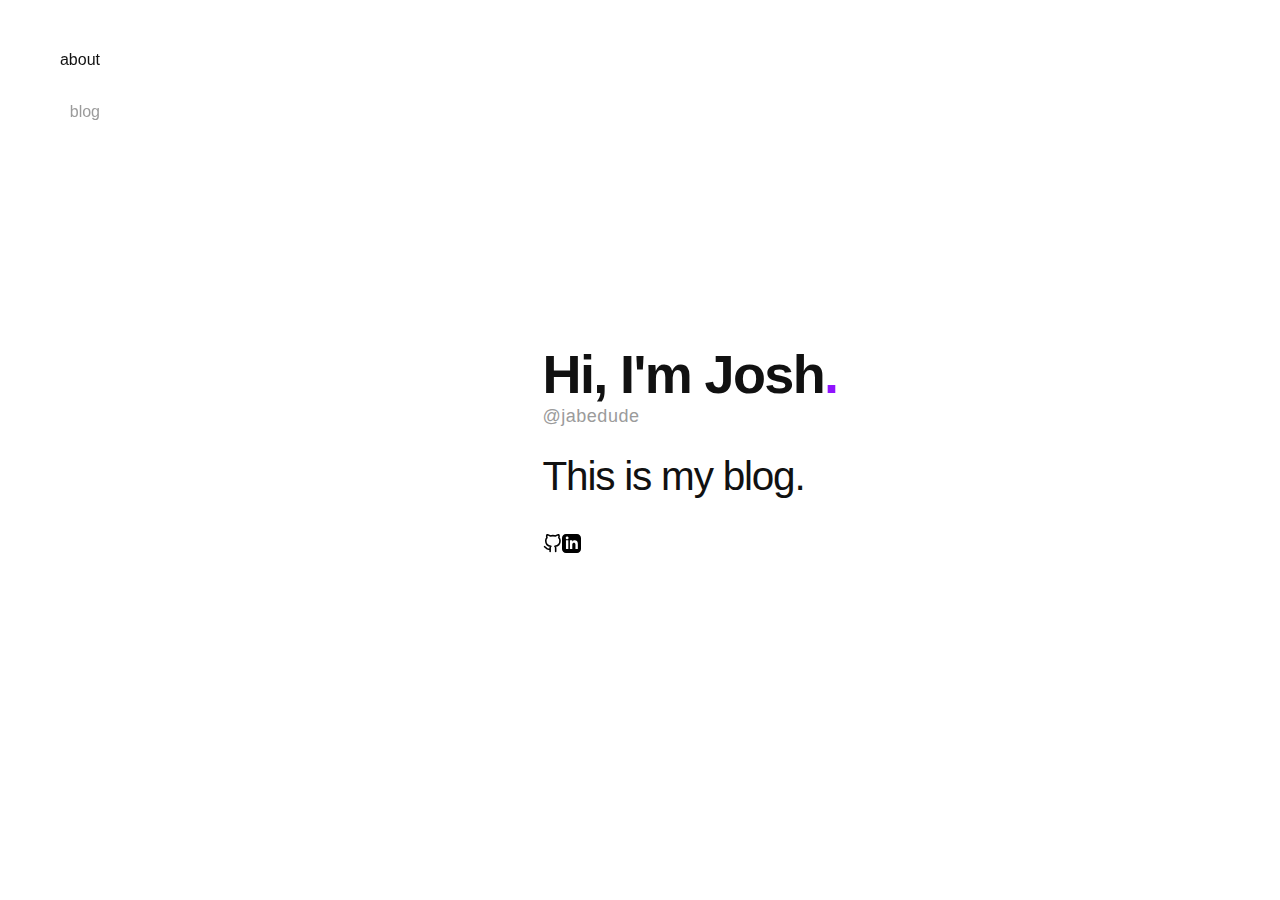
<file: index.html>
<!DOCTYPE html>
<html lang="en-us">

<head>
	<meta name="generator" content="Hugo 0.80.0" />
  

  <title></title>

  <meta charset="UTF-8">
  <meta name="language" content="en">
  <meta name="description" content="">
  <meta name="keywords" content="">
  <meta name="viewport" content="width=device-width, initial-scale=1.0">
  <meta http-equiv="content-type" content="text/html; charset=utf-8">
  <meta http-equiv="X-UA-Compatible" content="IE=edge">
  <meta name="google-site-verification" content="8cyiY374WL2LGr87fBghcdJCRx6BaPNBvLjeZlk6tyc" />

  
  

  <link rel="shortcut icon" type="image/png" href="/favicon.ico" />
  
<link rel="stylesheet" href="/css/about.css" /> 

   
  <link rel="alternate" type="application/rss+xml+xml" href="https://jabedude.github.io/index.xml" title="jabedude.github.io" /> 
   
   
    

<script type="application/ld+json">
  
    { 
      "@context": "http://schema.org", 
      "@type": "WebSite", 
      "url": "https:\/\/jabedude.github.io\/",
      "name": "",
      "author": {
        "@type": "Person",
        "name": ""
      },
      "description": ""
    }
  
  </script>

</head>

<body>
  <div class="burger__container">
  <div class="burger" aria-controls="navigation" aria-label="Menu">
    <div class="burger__meat burger__meat--1"></div>
    <div class="burger__meat burger__meat--2"></div>
    <div class="burger__meat burger__meat--3"></div>
  </div>
</div>
 

  <nav class="nav" role="navigation">
  <ul class="nav__list">
     
    
      <li>
        <a  class="active"
           href="/">about</a>
      </li>
    
      <li>
        <a  href="/blog">blog</a>
      </li>
    
  </ul>
</nav>


  <main>
    

<div class="splash-container">
  <div class="splash">
    
    <h1>Hi, I&#39;m Josh<span class="fancy">.</span></h1>
    
    <span class="handle">@jabedude</span>
    
    <h2>
      This is my blog.
    </h2>
    

    <div class="social-icons">
  
  
  <a class="social-icons__icon social-icons__icon--github" href="https://github.com/jabedude"></a>
  
  
  <a class="social-icons__icon social-icons__icon--linkedin" href="https://linkedin.com/in/joshua-abraham-24b671147/"></a>
  
</div>

  </div>
</div>


  </main>

   

  <script src="/js/index.js"></script>
   
</body>

</html>
</file>
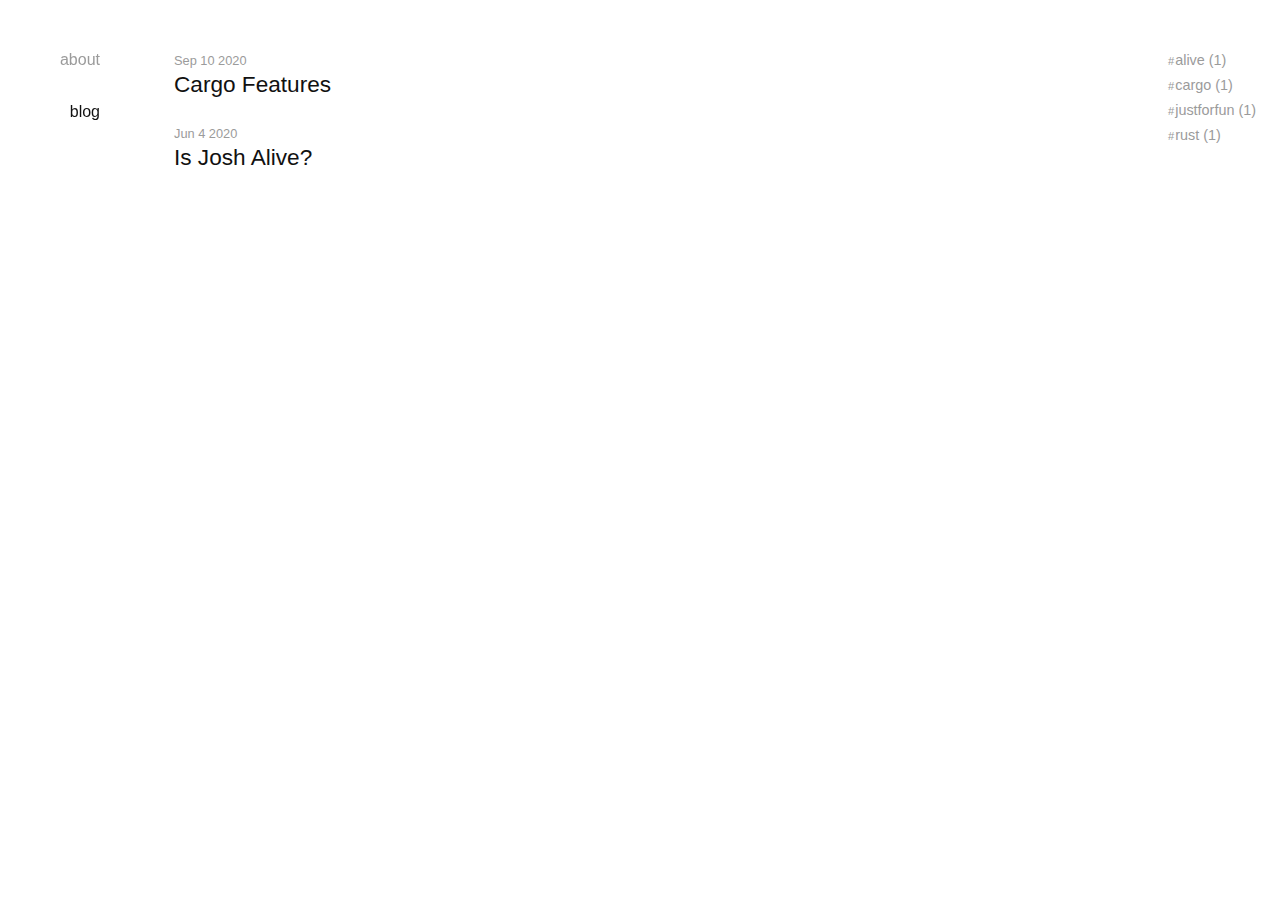
<file: blog/index.html>
<!DOCTYPE html>
<html lang="en-us">

<head>
  

  <title>Blogs</title>

  <meta charset="UTF-8">
  <meta name="language" content="en">
  <meta name="description" content="">
  <meta name="keywords" content="">
  <meta name="viewport" content="width=device-width, initial-scale=1.0">
  <meta http-equiv="content-type" content="text/html; charset=utf-8">
  <meta http-equiv="X-UA-Compatible" content="IE=edge">
  <meta name="google-site-verification" content="8cyiY374WL2LGr87fBghcdJCRx6BaPNBvLjeZlk6tyc" />

  
  

  <link rel="shortcut icon" type="image/png" href="/favicon.ico" />
  
<link rel="stylesheet" href="/css/posts.css" /> 

   
  <link rel="alternate" type="application/rss+xml+xml" href="https://jabedude.github.io/blog/index.xml" title="jabedude.github.io" /> 
   
   
    

<script type="application/ld+json">
  
    { 
      "@context": "http://schema.org", 
      "@type": "WebSite", 
      "url": "https:\/\/jabedude.github.io\/blog\/",
      "name": "Blogs",
      "author": {
        "@type": "Person",
        "name": ""
      },
      "description": ""
    }
  
  </script>

</head>

<body>
  <div class="burger__container">
  <div class="burger" aria-controls="navigation" aria-label="Menu">
    <div class="burger__meat burger__meat--1"></div>
    <div class="burger__meat burger__meat--2"></div>
    <div class="burger__meat burger__meat--3"></div>
  </div>
</div>
 

  <nav class="nav" role="navigation">
  <ul class="nav__list">
     
    
      <li>
        <a  href="/">about</a>
      </li>
    
      <li>
        <a  class="active"
           href="/blog">blog</a>
      </li>
    
  </ul>
</nav>


  <main>
    

<div class="post-list__container">
  <ul class="post-list">
    
    <li class="post">
      <div class="post__header">
        <time class="post__date" datetime="2020-09-10 09:02:22 -0400 -0400"
          >Sep 10 2020</time
        >
        <h2 class="post__title">
          <a href="/blog/cargo-feat/">Cargo Features</a>
        </h2>
        

<ul class="tags__list">
    
    <li class="tag__item">
        <a class="tag__link" href="https://jabedude.github.io/tags/rust/">rust</a>
    </li>
    <li class="tag__item">
        <a class="tag__link" href="https://jabedude.github.io/tags/cargo/">cargo</a>
    </li></ul>


      </div>
    </li>
    
    <li class="post">
      <div class="post__header">
        <time class="post__date" datetime="2020-06-04 09:19:29 -0400 -0400"
          >Jun 4 2020</time
        >
        <h2 class="post__title">
          <a href="/blog/yep/">Is Josh Alive?</a>
        </h2>
        

<ul class="tags__list">
    
    <li class="tag__item">
        <a class="tag__link" href="https://jabedude.github.io/tags/alive/">alive</a>
    </li>
    <li class="tag__item">
        <a class="tag__link" href="https://jabedude.github.io/tags/justforfun/">justforfun</a>
    </li></ul>


      </div>
    </li>
    
  </ul>
  <ul class="tags__list">
  
  <li class="tag__item">
    <a class="tag__link" href="/tags/alive">alive (1)</a>
  </li>
  
  <li class="tag__item">
    <a class="tag__link" href="/tags/cargo">cargo (1)</a>
  </li>
  
  <li class="tag__item">
    <a class="tag__link" href="/tags/justforfun">justforfun (1)</a>
  </li>
  
  <li class="tag__item">
    <a class="tag__link" href="/tags/rust">rust (1)</a>
  </li>
    
</ul>

</div>


  </main>

   

  <script src="/js/index.js"></script>
   
</body>

</html>
</file>
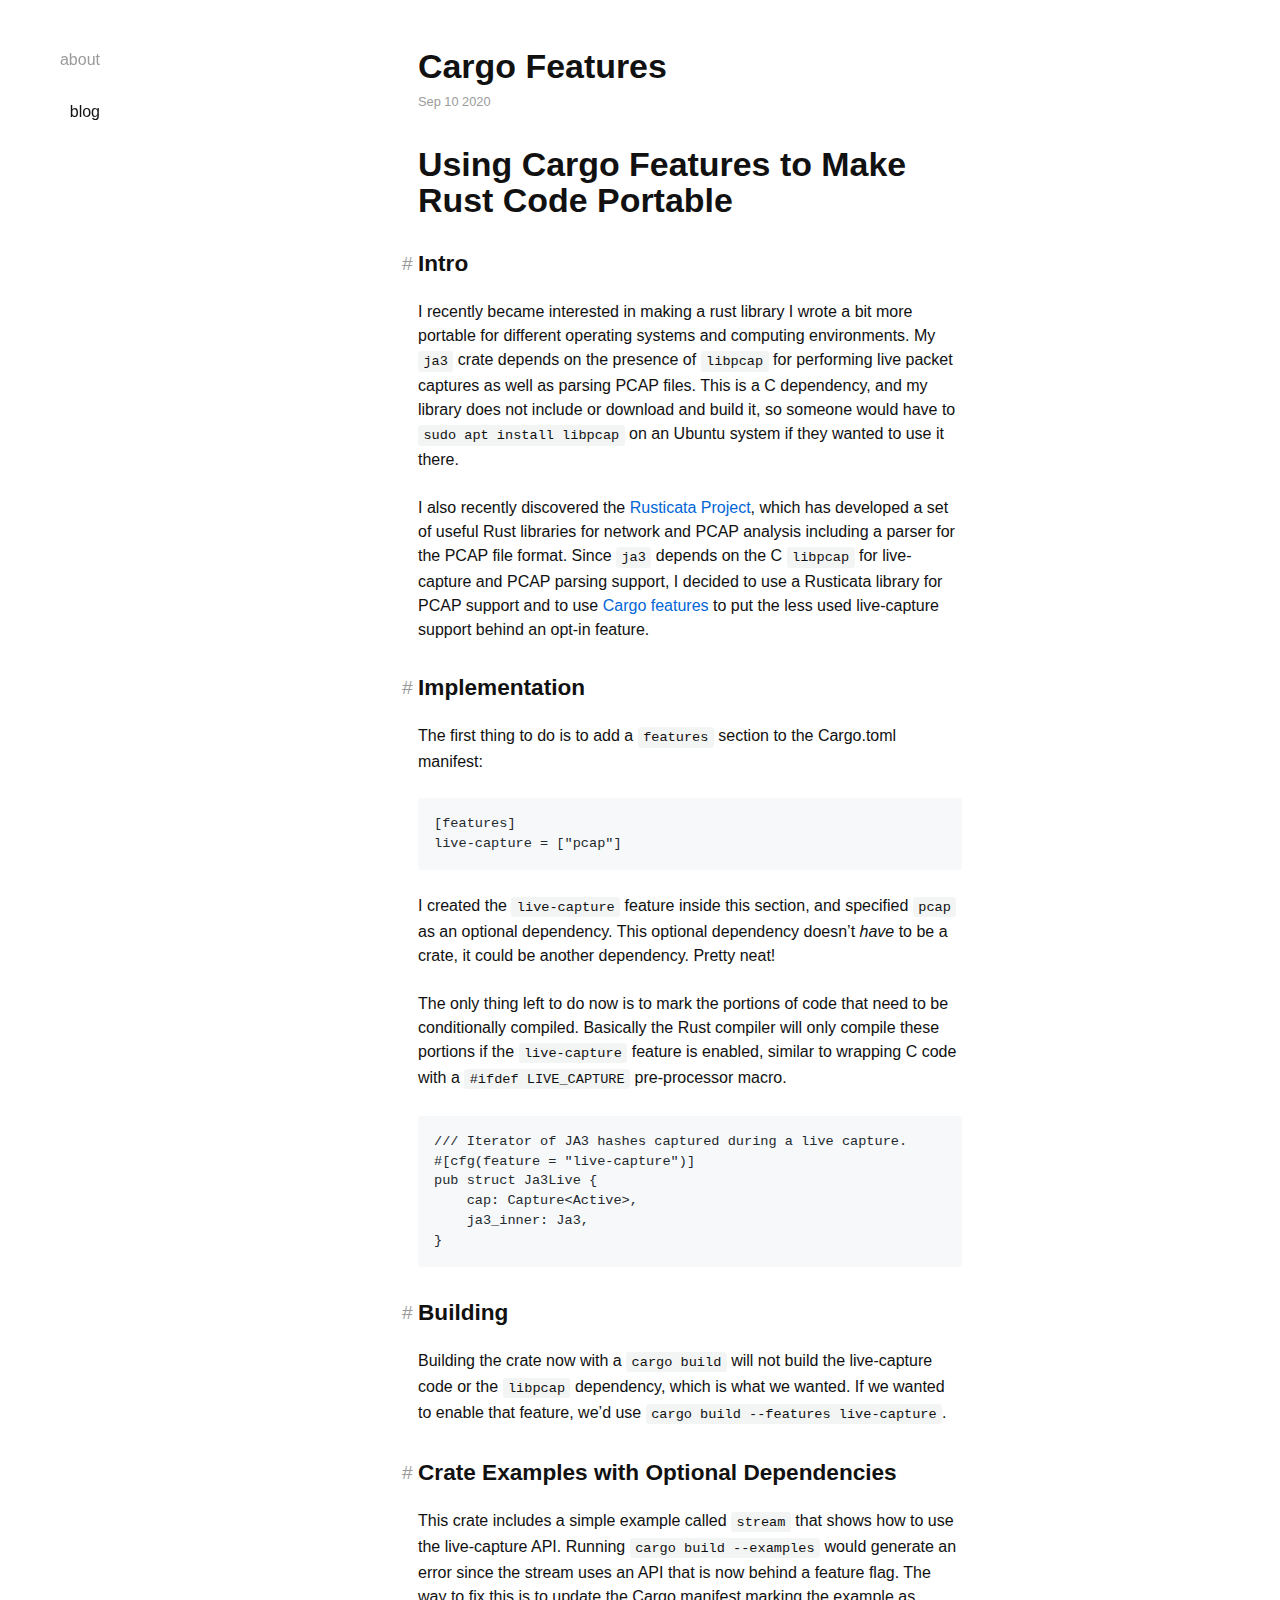
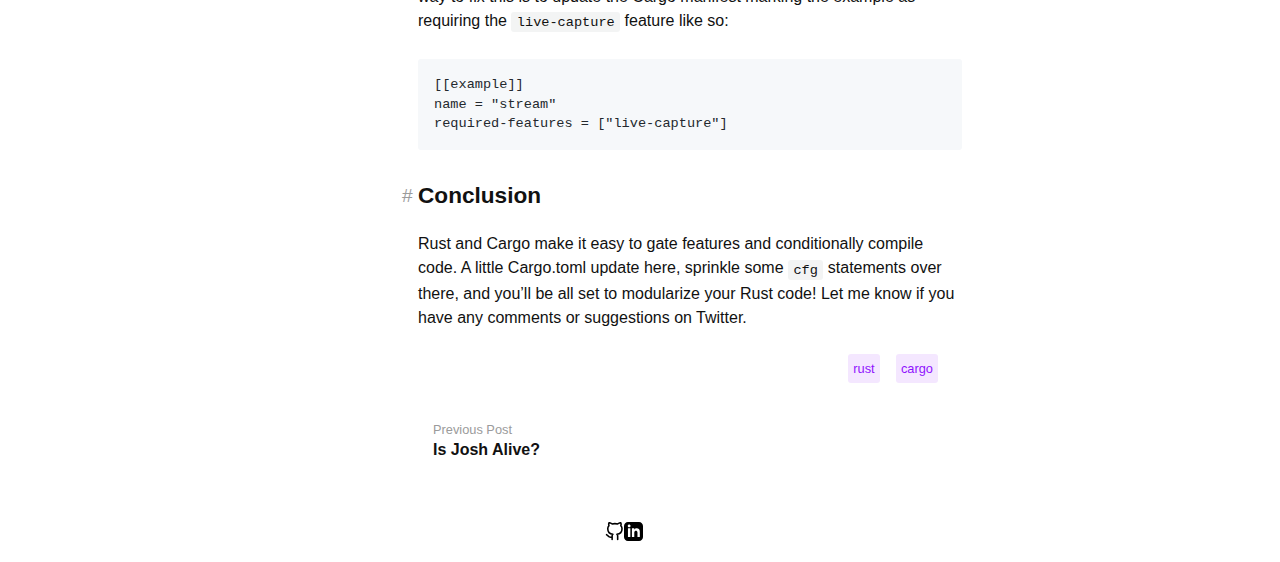
<file: blog/cargo-feat/index.html>
<!DOCTYPE html>
<html lang="en-us">

<head>
  

  <title>Cargo Features</title>

  <meta charset="UTF-8">
  <meta name="language" content="en">
  <meta name="description" content="">
  <meta name="keywords" content="">
  <meta name="viewport" content="width=device-width, initial-scale=1.0">
  <meta http-equiv="content-type" content="text/html; charset=utf-8">
  <meta http-equiv="X-UA-Compatible" content="IE=edge">
  <meta name="google-site-verification" content="8cyiY374WL2LGr87fBghcdJCRx6BaPNBvLjeZlk6tyc" />

  
  

  <link rel="shortcut icon" type="image/png" href="/favicon.ico" />
  
<link rel="stylesheet" href="/css/post.css" /> 

   
   
    

<script type="application/ld+json">
  
    {
      "@context" : "http://schema.org",
      "@type" : "BlogPosting",
      "mainEntityOfPage": {
            "@type": "WebPage",
            "@id": "https:\/\/jabedude.github.io\/"
      },
      "articleSection" : "blog",
      "name" : "Cargo Features",
      "headline" : "Cargo Features",
      "description" : "",
      "inLanguage" : "en-US",
      "author" : "",
      "creator" : "",
      "publisher": "",
      "accountablePerson" : "",
      "copyrightHolder" : "",
      "copyrightYear" : "2020",
      "datePublished": "2020-09-10 09:02:22 -0400 -0400",
      "dateModified" : "2020-09-10 09:02:22 -0400 -0400",
      "url" : "https:\/\/jabedude.github.io\/blog\/cargo-feat\/",
      "wordCount" : "428",
      "keywords" : ["Blog"]
    }
  
  </script>

</head>

<body>
  <div class="burger__container">
  <div class="burger" aria-controls="navigation" aria-label="Menu">
    <div class="burger__meat burger__meat--1"></div>
    <div class="burger__meat burger__meat--2"></div>
    <div class="burger__meat burger__meat--3"></div>
  </div>
</div>
 

  <nav class="nav" role="navigation">
  <ul class="nav__list">
     
    
      <li>
        <a  href="/">about</a>
      </li>
    
      <li>
        <a  class="active"
           href="/blog">blog</a>
      </li>
    
  </ul>
</nav>


  <main>
    
<div class="post">
  <header class="post__header">
    <h1 class="post__title">Cargo Features</h1>
    <time datetime="2020-09-10 09:02:22 -0400 -0400" class="post__date"
      >Sep 10 2020</time
    >
  </header>
  <article class="post__content">
    
<h1 id="using-cargo-features-to-make-rust-code-portable">Using Cargo Features to Make Rust Code Portable</h1>
<h2 id="intro">Intro<a class="anchor" href="#intro">#</a></h2>
<p>I recently became interested in making a rust library I wrote a bit more
portable for different operating systems and computing environments. My <code>ja3</code>
crate depends on the presence of <code>libpcap</code> for performing live packet captures
as well as parsing PCAP files. This is a C dependency, and my library does not
include or download and build it, so someone would have to <code>sudo apt install libpcap</code> on an Ubuntu system if they wanted to use it there.</p>
<p>I also recently discovered the <a href="https://github.com/rusticata">Rusticata
Project</a>, which has developed a set of useful Rust
libraries for network and PCAP analysis including a parser for the PCAP file
format. Since <code>ja3</code> depends on the C <code>libpcap</code> for live-capture and PCAP parsing
support, I decided to use a Rusticata library for PCAP support and to use
<a href="https://doc.rust-lang.org/cargo/reference/features.html">Cargo features</a> to put
the less used live-capture support behind an opt-in feature.</p>
<h2 id="implementation">Implementation<a class="anchor" href="#implementation">#</a></h2>
<p>The first thing to do is to add a <code>features</code> section to the Cargo.toml manifest:</p>
<pre><code class="language-toml">[features]
live-capture = [&quot;pcap&quot;]
</code></pre>
<p>I created the <code>live-capture</code> feature inside this section, and specified <code>pcap</code>
as an optional dependency. This optional dependency doesn&rsquo;t <em>have</em> to be a crate,
it could be another dependency. Pretty neat!</p>
<p>The only thing left to do now is to mark the portions of code that need to be
conditionally compiled. Basically the Rust compiler will only compile these
portions if the <code>live-capture</code> feature is enabled, similar to wrapping C code
with a <code>#ifdef LIVE_CAPTURE</code> pre-processor macro.</p>
<pre><code class="language-rust">/// Iterator of JA3 hashes captured during a live capture.
#[cfg(feature = &quot;live-capture&quot;)]
pub struct Ja3Live {
    cap: Capture&lt;Active&gt;,
    ja3_inner: Ja3,
}
</code></pre>
<h2 id="building">Building<a class="anchor" href="#building">#</a></h2>
<p>Building the crate now with a <code>cargo build</code> will not build the live-capture code
or the <code>libpcap</code> dependency, which is what we wanted. If we wanted to enable that
feature, we&rsquo;d use <code>cargo build --features live-capture</code>.</p>
<h2 id="crate-examples-with-optional-dependencies">Crate Examples with Optional Dependencies<a class="anchor" href="#crate-examples-with-optional-dependencies">#</a></h2>
<p>This crate includes a simple example called <code>stream</code> that shows how to use the
live-capture API. Running <code>cargo build --examples</code> would generate an error since
the stream uses an API that is now behind a feature flag. The way to fix this is
to update the Cargo manifest marking the example as requiring the <code>live-capture</code>
feature like so:</p>
<pre><code class="language-toml">[[example]]
name = &quot;stream&quot;
required-features = [&quot;live-capture&quot;]
</code></pre>
<h2 id="conclusion">Conclusion<a class="anchor" href="#conclusion">#</a></h2>
<p>Rust and Cargo make it easy to gate features and conditionally compile code. A
little Cargo.toml update here, sprinkle some <code>cfg</code> statements over there, and
you&rsquo;ll be all set to modularize your Rust code! Let me know if you have any
comments or suggestions on Twitter.</p>


    
  </article>
  

<ul class="tags__list">
    
    <li class="tag__item">
        <a class="tag__link" href="https://jabedude.github.io/tags/rust/">rust</a>
    </li>
    <li class="tag__item">
        <a class="tag__link" href="https://jabedude.github.io/tags/cargo/">cargo</a>
    </li></ul>

 <div class="pagination">
  
    <a class="pagination__item" href="https://jabedude.github.io/blog/yep/">
        <span class="pagination__label">Previous Post</span>
        <span class="pagination__title">Is Josh Alive?</span>
    </a>
  

  
</div>

</div>

  </main>

  
<footer>
  <div class="social-icons">
  
  
  <a class="social-icons__icon social-icons__icon--github" href="https://github.com/jabedude"></a>
  
  
  <a class="social-icons__icon social-icons__icon--linkedin" href="https://linkedin.com/in/joshua-abraham-24b671147/"></a>
  
</div>

  <p>© 2021</p>
</footer>


  <script src="/js/index.js"></script>
  
<script src="/vendor/prism/prism.js"></script>

</body>

</html>
</file>
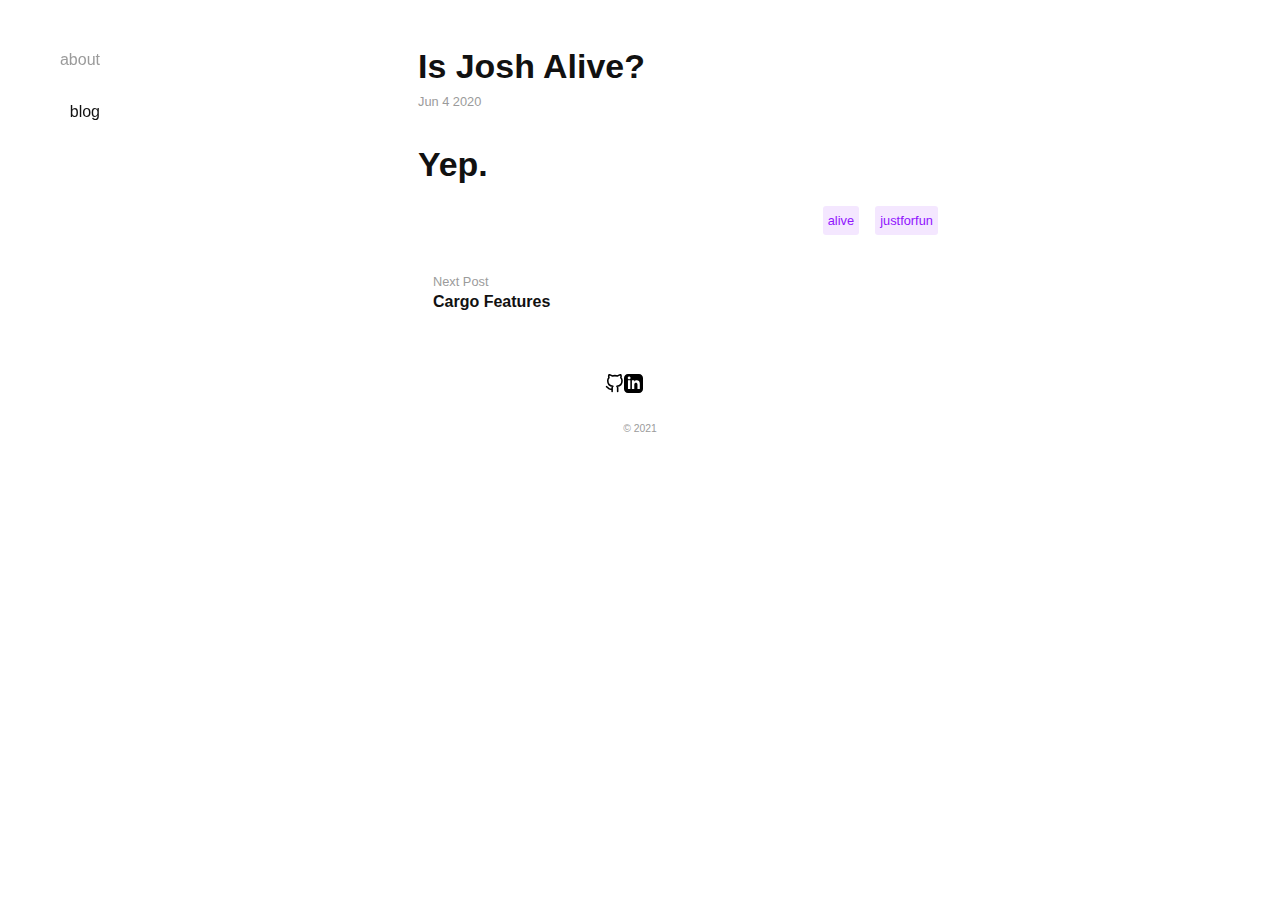
<file: blog/yep/index.html>
<!DOCTYPE html>
<html lang="en-us">

<head>
  

  <title>Is Josh Alive?</title>

  <meta charset="UTF-8">
  <meta name="language" content="en">
  <meta name="description" content="Is Josh Alive?">
  <meta name="keywords" content="gohugo , hugo , go , blog">
  <meta name="viewport" content="width=device-width, initial-scale=1.0">
  <meta http-equiv="content-type" content="text/html; charset=utf-8">
  <meta http-equiv="X-UA-Compatible" content="IE=edge">
  <meta name="google-site-verification" content="8cyiY374WL2LGr87fBghcdJCRx6BaPNBvLjeZlk6tyc" />

  
  

  <link rel="shortcut icon" type="image/png" href="/favicon.ico" />
  
<link rel="stylesheet" href="/css/post.css" /> 

   
   
    

<script type="application/ld+json">
  
    {
      "@context" : "http://schema.org",
      "@type" : "BlogPosting",
      "mainEntityOfPage": {
            "@type": "WebPage",
            "@id": "https:\/\/jabedude.github.io\/"
      },
      "articleSection" : "blog",
      "name" : "Is Josh Alive?",
      "headline" : "Is Josh Alive?",
      "description" : "Is Josh Alive?",
      "inLanguage" : "en-US",
      "author" : "",
      "creator" : "",
      "publisher": "",
      "accountablePerson" : "",
      "copyrightHolder" : "",
      "copyrightYear" : "2020",
      "datePublished": "2020-06-04 09:19:29 -0400 -0400",
      "dateModified" : "2020-06-04 09:19:29 -0400 -0400",
      "url" : "https:\/\/jabedude.github.io\/blog\/yep\/",
      "wordCount" : "1",
      "keywords" : ["gohugo", "hugo", "go", "blog", "Blog"]
    }
  
  </script>

</head>

<body>
  <div class="burger__container">
  <div class="burger" aria-controls="navigation" aria-label="Menu">
    <div class="burger__meat burger__meat--1"></div>
    <div class="burger__meat burger__meat--2"></div>
    <div class="burger__meat burger__meat--3"></div>
  </div>
</div>
 

  <nav class="nav" role="navigation">
  <ul class="nav__list">
     
    
      <li>
        <a  href="/">about</a>
      </li>
    
      <li>
        <a  class="active"
           href="/blog">blog</a>
      </li>
    
  </ul>
</nav>


  <main>
    
<div class="post">
  <header class="post__header">
    <h1 class="post__title">Is Josh Alive?</h1>
    <time datetime="2020-06-04 09:19:29 -0400 -0400" class="post__date"
      >Jun 4 2020</time
    >
  </header>
  <article class="post__content">
    
<h1 id="yep">Yep.</h1>


    
  </article>
  

<ul class="tags__list">
    
    <li class="tag__item">
        <a class="tag__link" href="https://jabedude.github.io/tags/alive/">alive</a>
    </li>
    <li class="tag__item">
        <a class="tag__link" href="https://jabedude.github.io/tags/justforfun/">justforfun</a>
    </li></ul>

 <div class="pagination">
  

  
    <a class="pagination__item" href="https://jabedude.github.io/blog/cargo-feat/">
      <span class="pagination__label">Next Post</span>
      <span class="pagination__title" >Cargo Features</a>
    </a>
  
</div>

</div>

  </main>

  
<footer>
  <div class="social-icons">
  
  
  <a class="social-icons__icon social-icons__icon--github" href="https://github.com/jabedude"></a>
  
  
  <a class="social-icons__icon social-icons__icon--linkedin" href="https://linkedin.com/in/joshua-abraham-24b671147/"></a>
  
</div>

  <p>© 2021</p>
</footer>


  <script src="/js/index.js"></script>
  
<script src="/vendor/prism/prism.js"></script>

</body>

</html>
</file>
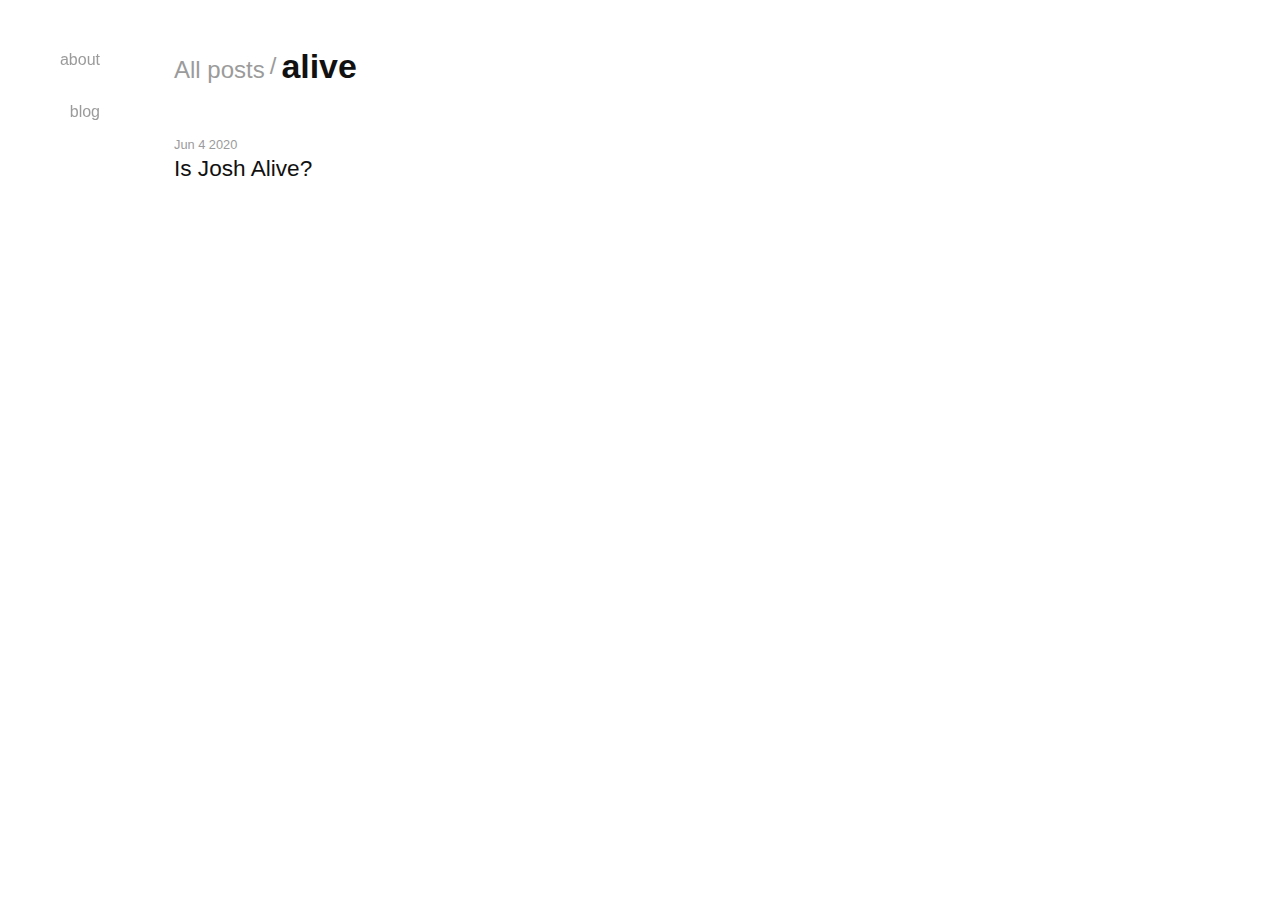
<file: tags/alive/index.html>
<!DOCTYPE html>
<html lang="en-us">

<head>
  

  <title>alive</title>

  <meta charset="UTF-8">
  <meta name="language" content="en">
  <meta name="description" content="">
  <meta name="keywords" content="">
  <meta name="viewport" content="width=device-width, initial-scale=1.0">
  <meta http-equiv="content-type" content="text/html; charset=utf-8">
  <meta http-equiv="X-UA-Compatible" content="IE=edge">
  <meta name="google-site-verification" content="8cyiY374WL2LGr87fBghcdJCRx6BaPNBvLjeZlk6tyc" />

  
  

  <link rel="shortcut icon" type="image/png" href="/favicon.ico" />
   
   
  <link rel="alternate" type="application/rss+xml+xml" href="https://jabedude.github.io/tags/alive/index.xml" title="jabedude.github.io" /> 
   
  
<link rel="stylesheet" href="/css/tags.css" /> 

    

<script type="application/ld+json">
  
    { 
      "@context": "http://schema.org", 
      "@type": "WebSite", 
      "url": "https:\/\/jabedude.github.io\/tags\/alive\/",
      "name": "alive",
      "author": {
        "@type": "Person",
        "name": ""
      },
      "description": ""
    }
  
  </script>

</head>

<body>
  <div class="burger__container">
  <div class="burger" aria-controls="navigation" aria-label="Menu">
    <div class="burger__meat burger__meat--1"></div>
    <div class="burger__meat burger__meat--2"></div>
    <div class="burger__meat burger__meat--3"></div>
  </div>
</div>
 

  <nav class="nav" role="navigation">
  <ul class="nav__list">
     
    
      <li>
        <a  href="/">about</a>
      </li>
    
      <li>
        <a  href="/blog">blog</a>
      </li>
    
  </ul>
</nav>


  <main>
     
  <div class="post-list__container">
    <div class="tag__header">
      <a href="/blog">All posts</a><span class="separator">/</span>
      <h1 class="tag__term">alive</h1>
    </div>
    <ul class="post-list">
      
      <li class="post">
        <div class="post__header">
          <time class="post__date" datetime="2020-06-04 09:19:29 -0400 -0400">Jun 4 2020</time>
          <h2 class="post__title">
            <a href="/blog/yep/">Is Josh Alive?</a>
          </h2>
        </div>
      </li>
      
    </ul>
  </div>

  </main>

   

  <script src="/js/index.js"></script>
   
</body>

</html>
</file>
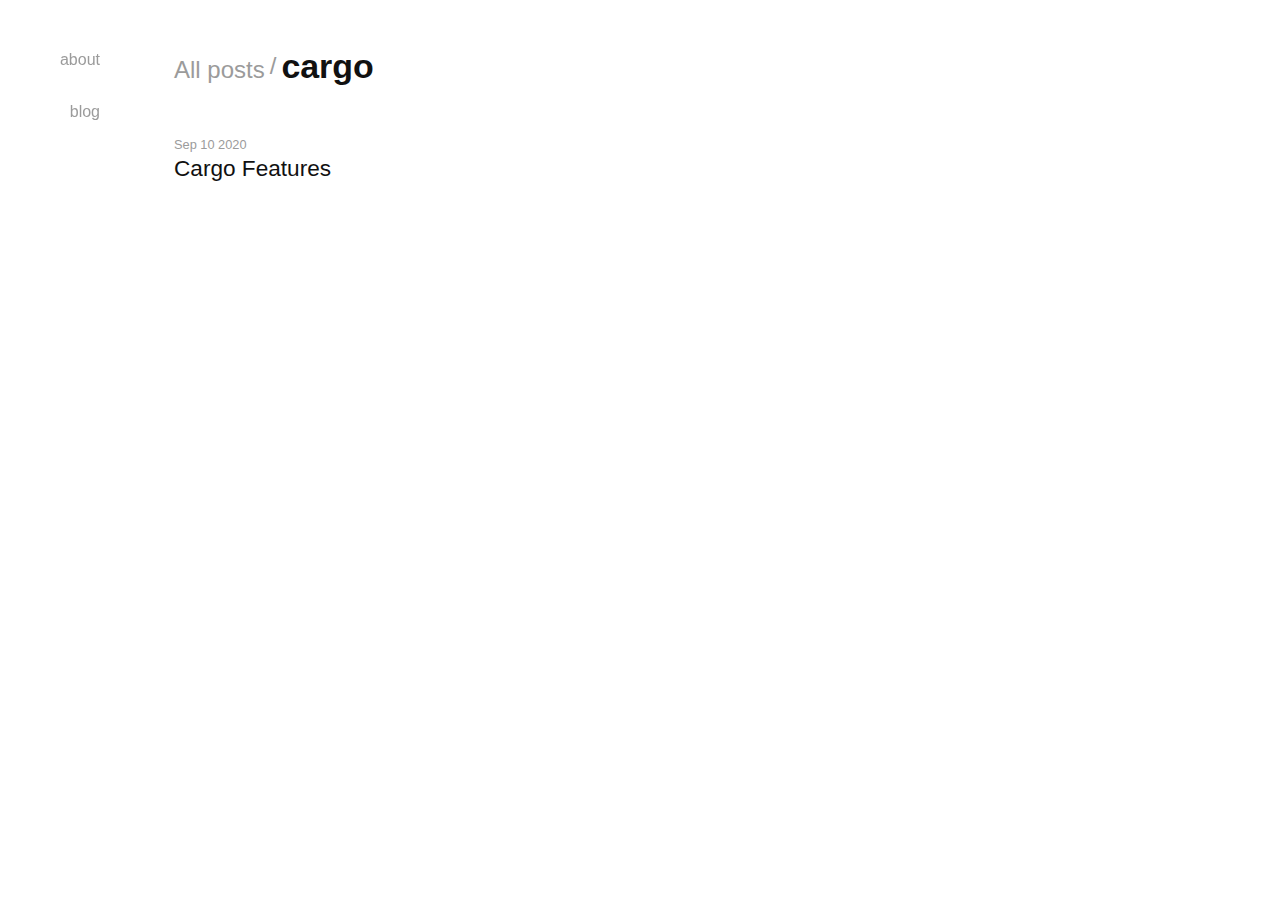
<file: tags/cargo/index.html>
<!DOCTYPE html>
<html lang="en-us">

<head>
  

  <title>cargo</title>

  <meta charset="UTF-8">
  <meta name="language" content="en">
  <meta name="description" content="">
  <meta name="keywords" content="">
  <meta name="viewport" content="width=device-width, initial-scale=1.0">
  <meta http-equiv="content-type" content="text/html; charset=utf-8">
  <meta http-equiv="X-UA-Compatible" content="IE=edge">
  <meta name="google-site-verification" content="8cyiY374WL2LGr87fBghcdJCRx6BaPNBvLjeZlk6tyc" />

  
  

  <link rel="shortcut icon" type="image/png" href="/favicon.ico" />
   
   
  <link rel="alternate" type="application/rss+xml+xml" href="https://jabedude.github.io/tags/cargo/index.xml" title="jabedude.github.io" /> 
   
  
<link rel="stylesheet" href="/css/tags.css" /> 

    

<script type="application/ld+json">
  
    { 
      "@context": "http://schema.org", 
      "@type": "WebSite", 
      "url": "https:\/\/jabedude.github.io\/tags\/cargo\/",
      "name": "cargo",
      "author": {
        "@type": "Person",
        "name": ""
      },
      "description": ""
    }
  
  </script>

</head>

<body>
  <div class="burger__container">
  <div class="burger" aria-controls="navigation" aria-label="Menu">
    <div class="burger__meat burger__meat--1"></div>
    <div class="burger__meat burger__meat--2"></div>
    <div class="burger__meat burger__meat--3"></div>
  </div>
</div>
 

  <nav class="nav" role="navigation">
  <ul class="nav__list">
     
    
      <li>
        <a  href="/">about</a>
      </li>
    
      <li>
        <a  href="/blog">blog</a>
      </li>
    
  </ul>
</nav>


  <main>
     
  <div class="post-list__container">
    <div class="tag__header">
      <a href="/blog">All posts</a><span class="separator">/</span>
      <h1 class="tag__term">cargo</h1>
    </div>
    <ul class="post-list">
      
      <li class="post">
        <div class="post__header">
          <time class="post__date" datetime="2020-09-10 09:02:22 -0400 -0400">Sep 10 2020</time>
          <h2 class="post__title">
            <a href="/blog/cargo-feat/">Cargo Features</a>
          </h2>
        </div>
      </li>
      
    </ul>
  </div>

  </main>

   

  <script src="/js/index.js"></script>
   
</body>

</html>
</file>
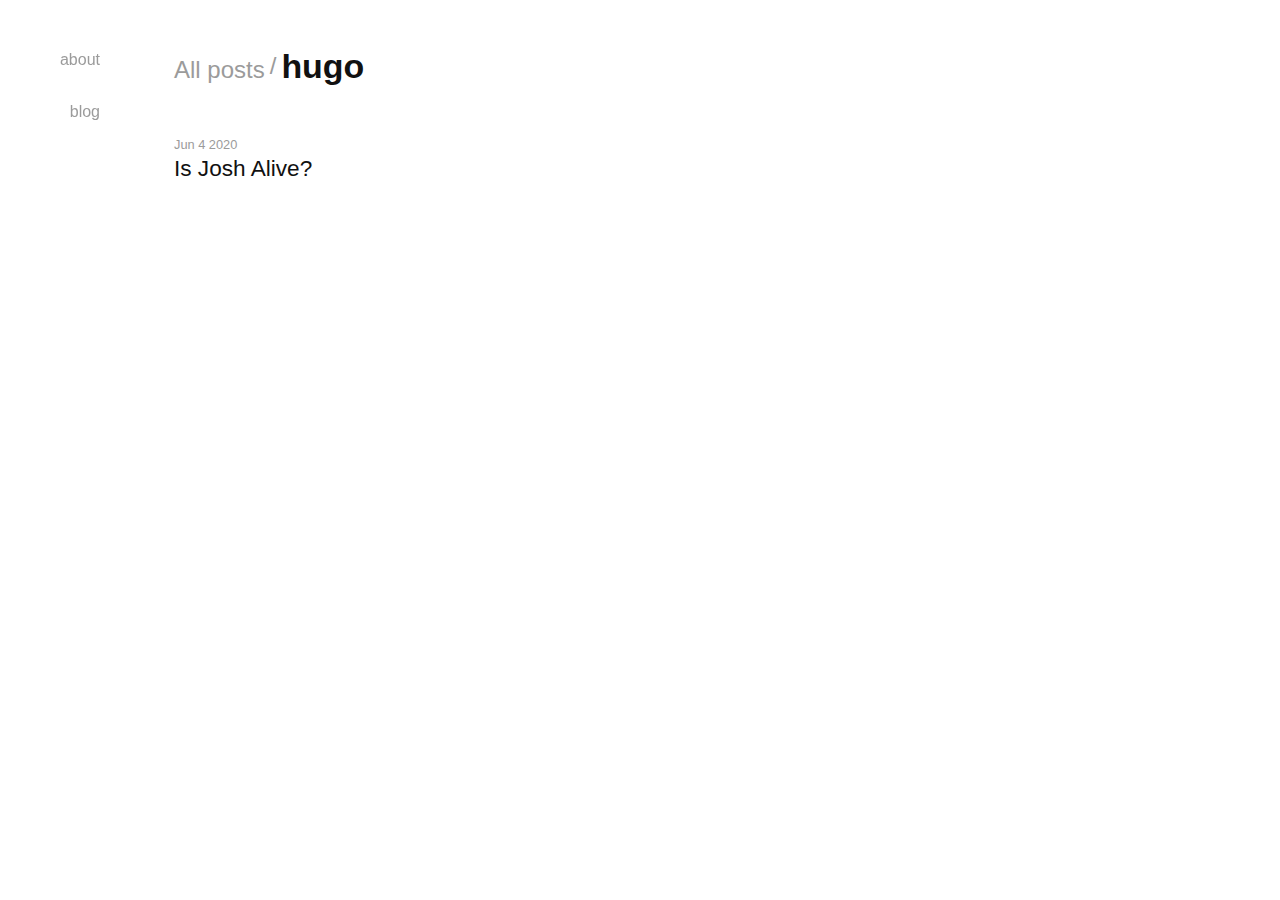
<file: tags/hugo/index.html>
<!DOCTYPE html>
<html lang="en-us">

<head>
  

  <title>hugo</title>

  <meta charset="UTF-8">
  <meta name="language" content="en">
  <meta name="description" content="">
  <meta name="keywords" content="">
  <meta name="viewport" content="width=device-width, initial-scale=1.0">
  <meta http-equiv="content-type" content="text/html; charset=utf-8">
  <meta http-equiv="X-UA-Compatible" content="IE=edge">
  <meta name="google-site-verification" content="8cyiY374WL2LGr87fBghcdJCRx6BaPNBvLjeZlk6tyc" />

  
  

  <link rel="shortcut icon" type="image/png" href="/favicon.ico" />
   
   
  <link rel="alternate" type="application/rss+xml+xml" href="https://jabedude.github.io/tags/hugo/index.xml" title="jabedude.github.io" /> 
   
  
<link rel="stylesheet" href="/css/tags.css" /> 

    

<script type="application/ld+json">
  
    { 
      "@context": "http://schema.org", 
      "@type": "WebSite", 
      "url": "https:\/\/jabedude.github.io\/tags\/hugo\/",
      "name": "hugo",
      "author": {
        "@type": "Person",
        "name": ""
      },
      "description": ""
    }
  
  </script>

</head>

<body>
  <div class="burger__container">
  <div class="burger" aria-controls="navigation" aria-label="Menu">
    <div class="burger__meat burger__meat--1"></div>
    <div class="burger__meat burger__meat--2"></div>
    <div class="burger__meat burger__meat--3"></div>
  </div>
</div>
 

  <nav class="nav" role="navigation">
  <ul class="nav__list">
     
    
      <li>
        <a  href="/">about</a>
      </li>
    
      <li>
        <a  href="/blog">blog</a>
      </li>
    
  </ul>
</nav>


  <main>
     
  <div class="post-list__container">
    <div class="tag__header">
      <a href="/blog">All posts</a><span class="separator">/</span>
      <h1 class="tag__term">hugo</h1>
    </div>
    <ul class="post-list">
      
      <li class="post">
        <div class="post__header">
          <time class="post__date" datetime="2020-06-04 09:19:29 -0400 EDT">Jun 4 2020</time>
          <h2 class="post__title">
            <a href="/blog/yep/">Is Josh Alive?</a>
          </h2>
        </div>
      </li>
      
    </ul>
  </div>

  </main>

   

  <script src="/js/index.js"></script>
   
</body>

</html>
</file>
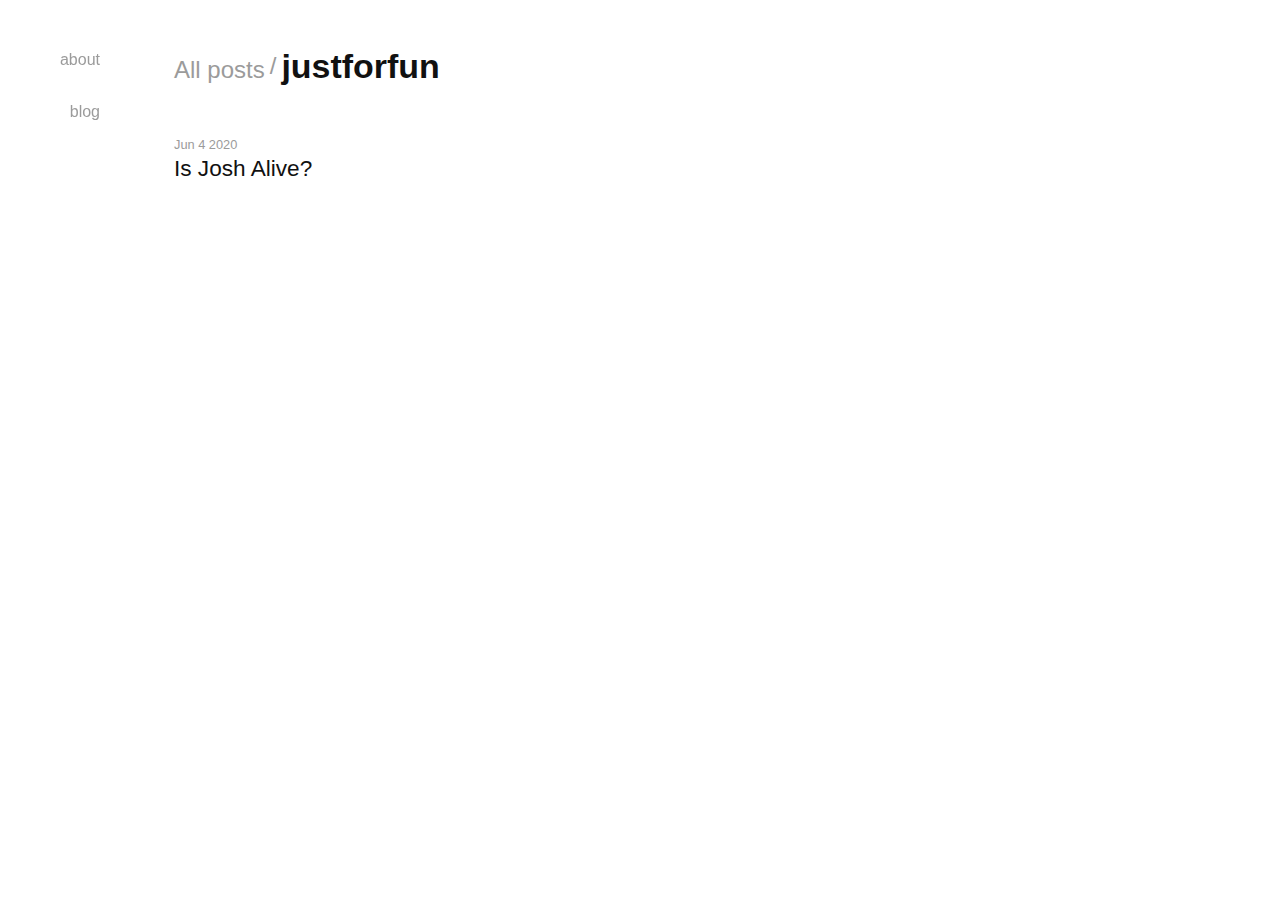
<file: tags/justforfun/index.html>
<!DOCTYPE html>
<html lang="en-us">

<head>
  

  <title>justforfun</title>

  <meta charset="UTF-8">
  <meta name="language" content="en">
  <meta name="description" content="">
  <meta name="keywords" content="">
  <meta name="viewport" content="width=device-width, initial-scale=1.0">
  <meta http-equiv="content-type" content="text/html; charset=utf-8">
  <meta http-equiv="X-UA-Compatible" content="IE=edge">
  <meta name="google-site-verification" content="8cyiY374WL2LGr87fBghcdJCRx6BaPNBvLjeZlk6tyc" />

  
  

  <link rel="shortcut icon" type="image/png" href="/favicon.ico" />
   
   
  <link rel="alternate" type="application/rss+xml+xml" href="https://jabedude.github.io/tags/justforfun/index.xml" title="jabedude.github.io" /> 
   
  
<link rel="stylesheet" href="/css/tags.css" /> 

    

<script type="application/ld+json">
  
    { 
      "@context": "http://schema.org", 
      "@type": "WebSite", 
      "url": "https:\/\/jabedude.github.io\/tags\/justforfun\/",
      "name": "justforfun",
      "author": {
        "@type": "Person",
        "name": ""
      },
      "description": ""
    }
  
  </script>

</head>

<body>
  <div class="burger__container">
  <div class="burger" aria-controls="navigation" aria-label="Menu">
    <div class="burger__meat burger__meat--1"></div>
    <div class="burger__meat burger__meat--2"></div>
    <div class="burger__meat burger__meat--3"></div>
  </div>
</div>
 

  <nav class="nav" role="navigation">
  <ul class="nav__list">
     
    
      <li>
        <a  href="/">about</a>
      </li>
    
      <li>
        <a  href="/blog">blog</a>
      </li>
    
  </ul>
</nav>


  <main>
     
  <div class="post-list__container">
    <div class="tag__header">
      <a href="/blog">All posts</a><span class="separator">/</span>
      <h1 class="tag__term">justforfun</h1>
    </div>
    <ul class="post-list">
      
      <li class="post">
        <div class="post__header">
          <time class="post__date" datetime="2020-06-04 09:19:29 -0400 -0400">Jun 4 2020</time>
          <h2 class="post__title">
            <a href="/blog/yep/">Is Josh Alive?</a>
          </h2>
        </div>
      </li>
      
    </ul>
  </div>

  </main>

   

  <script src="/js/index.js"></script>
   
</body>

</html>
</file>
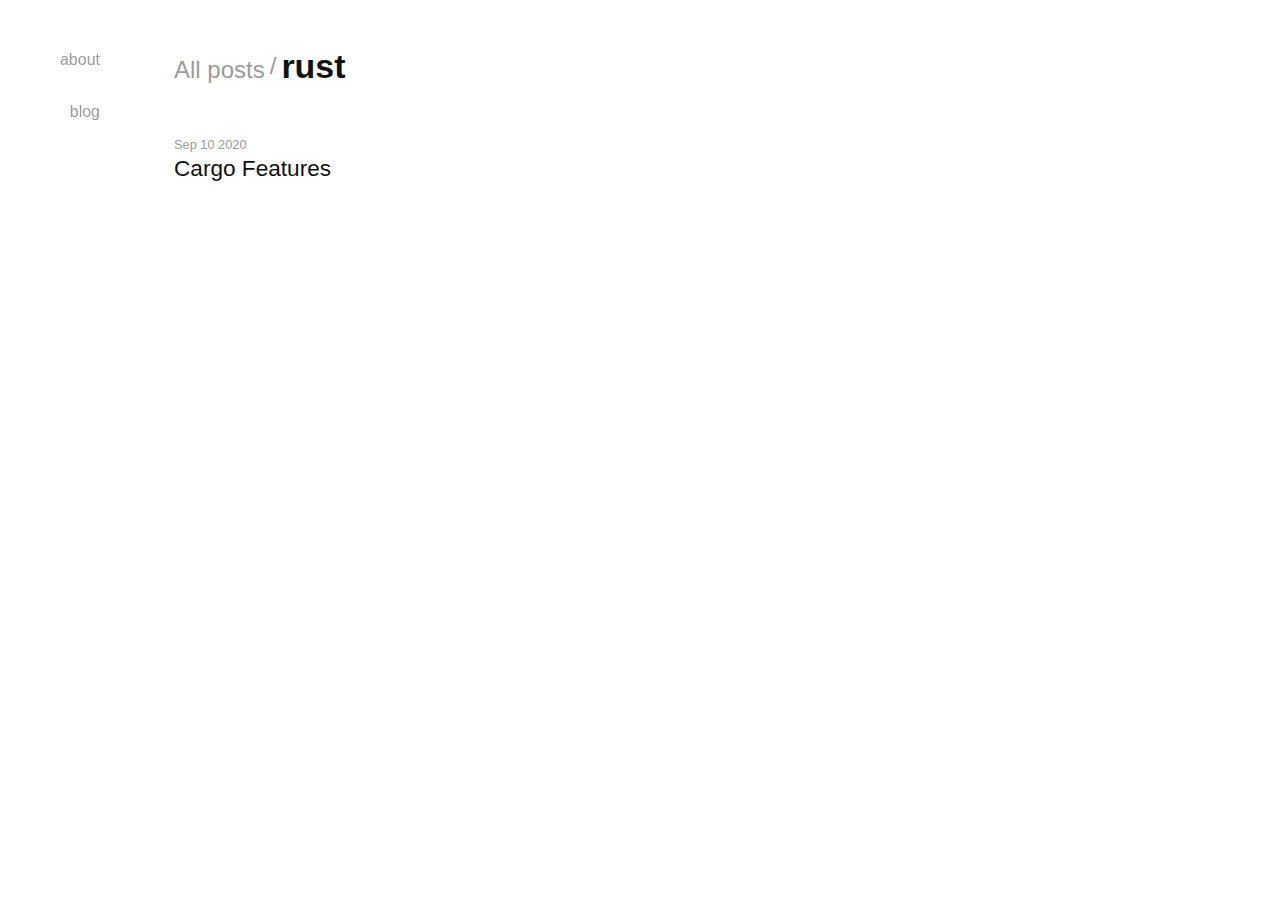
<file: tags/rust/index.html>
<!DOCTYPE html>
<html lang="en-us">

<head>
  

  <title>rust</title>

  <meta charset="UTF-8">
  <meta name="language" content="en">
  <meta name="description" content="">
  <meta name="keywords" content="">
  <meta name="viewport" content="width=device-width, initial-scale=1.0">
  <meta http-equiv="content-type" content="text/html; charset=utf-8">
  <meta http-equiv="X-UA-Compatible" content="IE=edge">
  <meta name="google-site-verification" content="8cyiY374WL2LGr87fBghcdJCRx6BaPNBvLjeZlk6tyc" />

  
  

  <link rel="shortcut icon" type="image/png" href="/favicon.ico" />
   
   
  <link rel="alternate" type="application/rss+xml+xml" href="https://jabedude.github.io/tags/rust/index.xml" title="jabedude.github.io" /> 
   
  
<link rel="stylesheet" href="/css/tags.css" /> 

    

<script type="application/ld+json">
  
    { 
      "@context": "http://schema.org", 
      "@type": "WebSite", 
      "url": "https:\/\/jabedude.github.io\/tags\/rust\/",
      "name": "rust",
      "author": {
        "@type": "Person",
        "name": ""
      },
      "description": ""
    }
  
  </script>

</head>

<body>
  <div class="burger__container">
  <div class="burger" aria-controls="navigation" aria-label="Menu">
    <div class="burger__meat burger__meat--1"></div>
    <div class="burger__meat burger__meat--2"></div>
    <div class="burger__meat burger__meat--3"></div>
  </div>
</div>
 

  <nav class="nav" role="navigation">
  <ul class="nav__list">
     
    
      <li>
        <a  href="/">about</a>
      </li>
    
      <li>
        <a  href="/blog">blog</a>
      </li>
    
  </ul>
</nav>


  <main>
     
  <div class="post-list__container">
    <div class="tag__header">
      <a href="/blog">All posts</a><span class="separator">/</span>
      <h1 class="tag__term">rust</h1>
    </div>
    <ul class="post-list">
      
      <li class="post">
        <div class="post__header">
          <time class="post__date" datetime="2020-09-10 09:02:22 -0400 -0400">Sep 10 2020</time>
          <h2 class="post__title">
            <a href="/blog/cargo-feat/">Cargo Features</a>
          </h2>
        </div>
      </li>
      
    </ul>
  </div>

  </main>

   

  <script src="/js/index.js"></script>
   
</body>

</html>
</file>
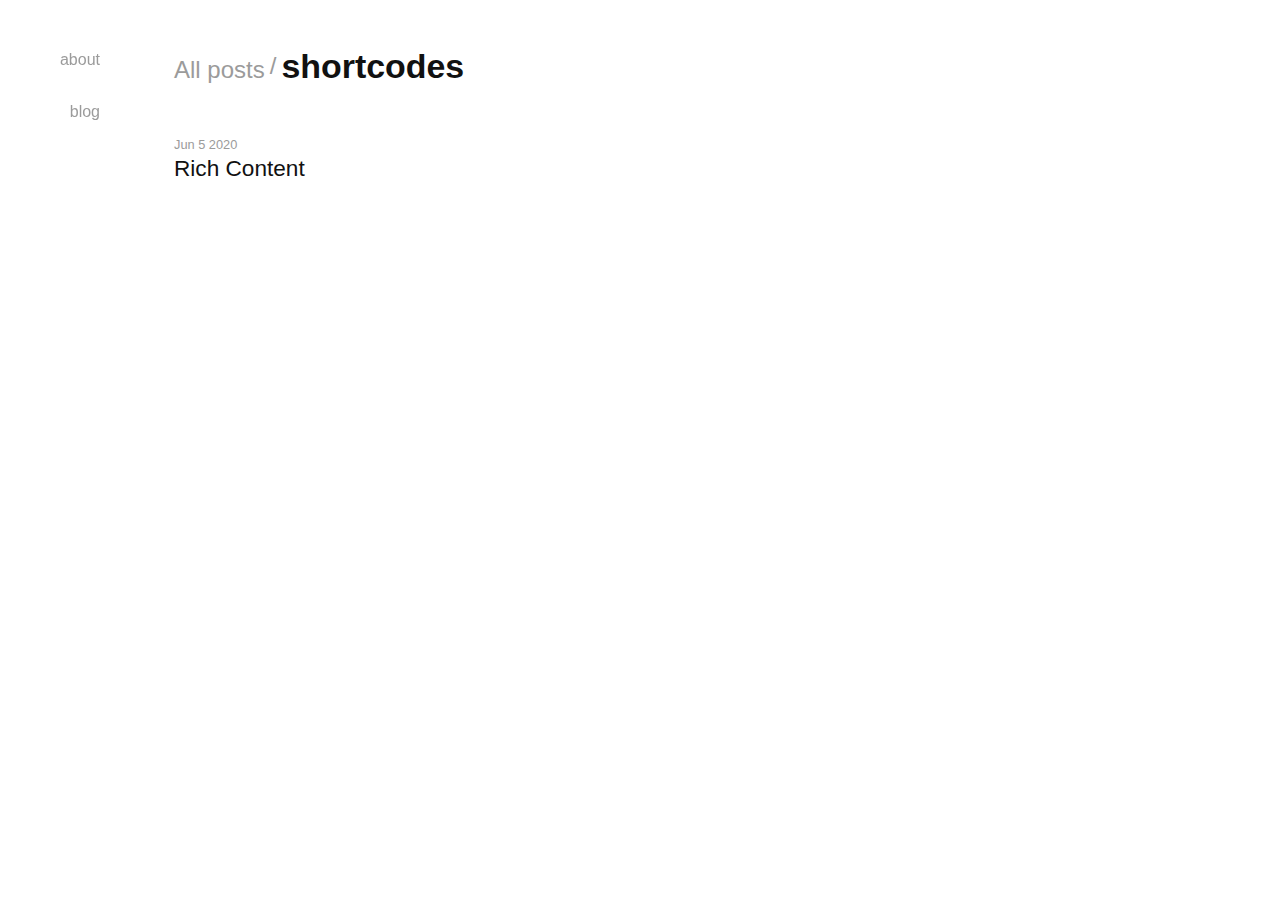
<file: tags/shortcodes/index.html>
<!DOCTYPE html>
<html lang="en-us">

<head>
  

  <title>shortcodes</title>

  <meta charset="UTF-8">
  <meta name="language" content="en">
  <meta name="description" content="">
  <meta name="keywords" content="">
  <meta name="viewport" content="width=device-width, initial-scale=1.0">
  <meta http-equiv="content-type" content="text/html; charset=utf-8">
  <meta http-equiv="X-UA-Compatible" content="IE=edge">
  <meta name="google-site-verification" content="8cyiY374WL2LGr87fBghcdJCRx6BaPNBvLjeZlk6tyc" />

  
  
  <meta name="twitter:card" content="summary" />
  <meta name="twitter:title" content="shortcodes" />
  <meta name="twitter:description" content=""
  />
  <meta name="twitter:site" content="@josh_avraham" />
  <meta name="twitter:creator" content="@josh_avraham" />
  

  <link rel="shortcut icon" type="image/png" href="/favicon.ico" />
   
   
  <link rel="alternate" type="application/rss+xml+xml" href="https://jabedude.github.io/tags/shortcodes/index.xml" title="jabedude.github.io" /> 
   
  
<link rel="stylesheet" href="/css/tags.css" /> 

    

<script type="application/ld+json">
  
    { 
      "@context": "http://schema.org", 
      "@type": "WebSite", 
      "url": "https:\/\/jabedude.github.io\/tags\/shortcodes\/",
      "name": "shortcodes",
      "author": {
        "@type": "Person",
        "name": ""
      },
      "description": ""
    }
  
  </script>

</head>

<body>
  <div class="burger__container">
  <div class="burger" aria-controls="navigation" aria-label="Menu">
    <div class="burger__meat burger__meat--1"></div>
    <div class="burger__meat burger__meat--2"></div>
    <div class="burger__meat burger__meat--3"></div>
  </div>
</div>
 

  <nav class="nav" role="navigation">
  <ul class="nav__list">
     
    
      <li>
        <a  href="/">about</a>
      </li>
    
      <li>
        <a  href="/blog">blog</a>
      </li>
    
  </ul>
</nav>


  <main>
     
  <div class="post-list__container">
    <div class="tag__header">
      <a href="/blog">All posts</a><span class="separator">/</span>
      <h1 class="tag__term">shortcodes</h1>
    </div>
    <ul class="post-list">
      
      <li class="post">
        <div class="post__header">
          <time class="post__date" datetime="2020-06-05 00:00:00 &#43;0000 UTC">Jun 5 2020</time>
          <h2 class="post__title">
            <a href="/blog/rich-text/">Rich Content</a>
          </h2>
        </div>
      </li>
      
    </ul>
  </div>

  </main>

   

  <script src="/js/index.js"></script>
   
</body>

</html>
</file>
<file: css/about.css>
button,
button[type="button"],
button[type="reset"],
button[type="submit"] {
  -webkit-appearance: button
}

input,
input[type=text],
input[type=email] {
  -webkit-appearance: none;
  -moz-appearance: none;
  appearance: none
}

html,
body {
  background-color: #fff;
  color: #111;
  height: 100%
}

html {
  -webkit-box-sizing: border-box;
  box-sizing: border-box
}

*,
*:before,
*:after {
  padding: 0;
  margin: 0;
  -webkit-box-sizing: inherit;
  box-sizing: inherit
}

html {
  font-family: -apple-system, BlinkMacSystemFont, "Segoe UI", Roboto, Oxygen-Sans, Ubuntu, Cantarell, "Helvetica Neue", sans-serif;
  -webkit-font-smoothing: antialiased;
  font-size: 95%;
}

@media screen and (min-width:800px) {
  html {
    font-size: 100%
  }
}

@media screen and (min-width:1400px) {
  html {
    font-size: 115%
  }
}

h1,
h2,
h3,
h4,
h5,
h6 {
  margin-top: 1.5rem;
  margin-bottom: 0;
  line-height: 1.5rem;
}

h1 {
  font-size: 2.121rem;
  line-height: 2.25rem;
  margin-top: 2.25rem
}

h2 {
  font-size: 1.414rem
}

h3 {
  font-size: 1.414/2rem
}

h4 {
  font-size: 1.414/3rem
}

h5 {
  font-size: 1.414/4rem
}

p {
  margin-top: 1.5rem;
  margin-bottom: 0;
  line-height: 1.5rem
}

ul,
ol {
  padding-left: 1.5rem;
  margin-top: 1.5rem;
  margin-bottom: 1.5rem;
}

ul li,
ol li {
  line-height: 1.5rem
}

ul ul,
ol ul,
ul ol,
ol ol {
  margin-top: 0;
  margin-bottom: 0
}

blockquote {
  font-family: medium-content-title-font, Georgia, Cambria, "Times New Roman", Times, serif;
  margin-top: 1.5rem;
  margin-bottom: 1.5rem;
  line-height: 1.5rem;
  color: #717171;
  font-style: italic;
}

pre {
  line-height: 1.45;
  margin-top: 1.5rem;
  padding: 16px;
  word-wrap: normal;
  overflow: auto;
  background-color: #f6f8fa;
  border-radius: 3px
}

code {
  font-size: 85%;
  font-family: "SFMono-Regular", Consolas, Menlo, monospace;
  padding: .2em .4em;
  margin: 0;
  background-color: rgba(27, 31, 35, 0.05);
  border-radius: 3px
}

pre>code {
  word-break: normal;
  white-space: pre
}

pre code {
  display: inline;
  padding: 0;
  margin: 0;
  overflow: visible;
  line-height: inherit;
  word-wrap: normal;
  background-color: transparent;
  border: 0
}

.lead {
  font-size: 1.414rem
}

.burger__container {
  height: 4rem;
  display: -webkit-box;
  display: -ms-flexbox;
  display: flex;
  -webkit-box-align: center;
  -ms-flex-align: center;
  align-items: center;
  padding: 0 1.5rem;
  position: fixed;
  width: 100%;
  background: #fff;
  z-index: 2;
}

@media screen and (min-width:800px) {
  .burger__container {
    display: none
  }
}

.burger {
  position: relative;
  width: 28px;
  height: 28px;
  cursor: pointer
}

.burger__meat {
  position: absolute;
  width: 28px;
  height: 2px;
  background: #111;
  top: calc(50% - 2px / 2);
  left: calc(50% - 28px / 2);
  -webkit-transition: all 150ms ease-in;
  transition: all 150ms ease-in
}

.burger__meat--1 {
  -webkit-transform: translateY(-10px);
  transform: translateY(-10px)
}

.burger__meat--2 {
  width: calc(28px - 6px)
}

.burger__meat--3 {
  -webkit-transform: translateY(10px);
  transform: translateY(10px)
}

.nav--active .burger__meat--1 {
  -webkit-transform: rotate(45deg);
  transform: rotate(45deg)
}

.nav--active .burger__meat--2 {
  opacity: 0
}

.nav--active .burger__meat--3 {
  -webkit-transform: rotate(-45deg);
  transform: rotate(-45deg)
}

.nav {
  font-size: 16px;
  position: fixed;
  display: -webkit-box;
  display: -ms-flexbox;
  display: flex;
  -webkit-box-pack: center;
  -ms-flex-pack: center;
  justify-content: center;
  -webkit-box-align: center;
  -ms-flex-align: center;
  align-items: center;
  background: #fff;
  visibility: hidden;
  z-index: 1;
}

@media screen and (min-width:800px) {
  .nav {
    display: block;
    visibility: visible;
    padding-top: 3em;
    width: 100px
  }
}

.nav--active .nav {
  visibility: visible;
  height: 100%;
  width: 100%
}

.nav__list {
  text-align: right;
  list-style: none;
  margin: 0;
  padding: 0;
  width: 50%;
}

@media screen and (min-width:800px) {
  .nav__list {
    width: auto
  }
}

@media screen and (max-width:799px) {
  .nav__list {
    -webkit-transform: translateY(-25px);
    transform: translateY(-25px);
    opacity: 0
  }

  .nav--active .nav__list {
    -webkit-transform: translateY(0);
    transform: translateY(0);
    opacity: 1;
    -webkit-transition: all 500ms ease;
    transition: all 500ms ease
  }
}

.nav__list li {
  margin-bottom: 3em;
  line-height: 1.5em;
}

.nav__list li:last-of-type {
  margin-bottom: 0
}

@media screen and (min-width:800px) {
  .nav__list li {
    margin-bottom: 1.75em
  }
}

.nav__list a {
  color: #9b9b9b;
  text-decoration: none;
  font-size: 2em;
}

.nav__list a.active {
  color: #111
}

.nav__list a:hover {
  color: #111
}

@media screen and (min-width:800px) {
  .nav__list a {
    font-size: 1em
  }
}

body.nav--active {
  overflow: hidden
}

main {
  padding: 3rem 1.5rem;
}

@media screen and (min-width:800px) {
  main {
    padding-left: calc(1.5rem + 100px)
  }
}

@media screen and (max-width:799px) {
  main {
    padding-top: calc(3rem + 4rem)
  }
}

.social-icons {
  display: -webkit-box;
  display: -ms-flexbox;
  display: flex;
  -webkit-box-pack: center;
  -ms-flex-pack: center;
  justify-content: center
}

.social-icons__icon {
  width: 1.2rem;
  height: 1.2rem;
  background-size: contain;
  background-repeat: no-repeat
}

.social-icons__icon--twitter {
  background-image: url("/icons/twitter.svg");
  margin-right: 2rem
}

.social-icons__icon--linkedin {
  background-image: url("/icons/linkedin.svg");
}

.social-icons__icon--github {
  background-image: url("/icons/github.svg")
}

.splash-container {
  height: 100%;
  display: -webkit-box;
  display: -ms-flexbox;
  display: flex;
  -webkit-box-pack: center;
  -ms-flex-pack: center;
  justify-content: center;
  -webkit-box-align: center;
  -ms-flex-align: center;
  align-items: center;
  font-size: 14px;
}

@media screen and (min-width:800px) {
  .splash-container {
    font-size: 18px
  }
}

.splash h1 {
  font-size: 3em;
  line-height: 1;
  letter-spacing: -.03em;
  margin: 0
}

.splash h2 {
  font-size: 2.25em;
  font-weight: 500;
  line-height: 1.25;
  max-width: 22em;
  letter-spacing: -.03em
}

.fancy {
  color: #9013fe
}

.handle {
  display: inline-block;
  margin-top: .275em;
  color: #9b9b9b;
  letter-spacing: .5px
}

.writing {
  text-decoration: none;
  color: #9013fe
}

main {
  padding-top: 0;
  padding-bottom: 0;
  height: 100%
}

.social-icons {
  -webkit-box-pack: start;
  -ms-flex-pack: start;
  justify-content: flex-start;
  padding-top: 2rem
}
</file>
<file: css/posts.css>
button,
button[type="button"],
button[type="reset"],
button[type="submit"] {
  -webkit-appearance: button
}

input,
input[type=text],
input[type=email] {
  -webkit-appearance: none;
  -moz-appearance: none;
  appearance: none
}

html,
body {
  background-color: #fff;
  color: #111;
  height: 100%
}

html {
  -webkit-box-sizing: border-box;
  box-sizing: border-box
}

*,
*:before,
*:after {
  padding: 0;
  margin: 0;
  -webkit-box-sizing: inherit;
  box-sizing: inherit
}

html {
  font-family: -apple-system, BlinkMacSystemFont, "Segoe UI", Roboto, Oxygen-Sans, Ubuntu, Cantarell, "Helvetica Neue", sans-serif;
  -webkit-font-smoothing: antialiased;
  font-size: 95%;
}

@media screen and (min-width:800px) {
  html {
    font-size: 100%
  }
}

@media screen and (min-width:1400px) {
  html {
    font-size: 115%
  }
}

h1,
h2,
h3,
h4,
h5,
h6 {
  margin-top: 1.5rem;
  margin-bottom: 0;
  line-height: 1.5rem;
}

h1 {
  font-size: 2.121rem;
  line-height: 2.25rem;
  margin-top: 2.25rem
}

h2 {
  font-size: 1.414rem
}

h3 {
  font-size: 1.414/2rem
}

h4 {
  font-size: 1.414/3rem
}

h5 {
  font-size: 1.414/4rem
}

p {
  margin-top: 1.5rem;
  margin-bottom: 0;
  line-height: 1.5rem
}

ul,
ol {
  padding-left: 1.5rem;
  margin-top: 1.5rem;
  margin-bottom: 1.5rem;
}

ul li,
ol li {
  line-height: 1.5rem
}

ul ul,
ol ul,
ul ol,
ol ol {
  margin-top: 0;
  margin-bottom: 0
}

blockquote {
  margin-top: 1.5rem;
  margin-bottom: 1.5rem;
  line-height: 1.5rem;
  color: #717171;
  font-style: italic;
}

pre {
  line-height: 1.45;
  margin-top: 1.5rem;
  padding: 16px;
  word-wrap: normal;
  overflow: auto;
  background-color: #f6f8fa;
  border-radius: 3px
}

code {
  font-size: 85%;
  font-family: "SFMono-Regular", Consolas, Menlo, monospace;
  padding: .2em .4em;
  margin: 0;
  background-color: rgba(27, 31, 35, 0.05);
  border-radius: 3px
}

pre>code {
  word-break: normal;
  white-space: pre
}

pre code {
  display: inline;
  padding: 0;
  margin: 0;
  overflow: visible;
  line-height: inherit;
  word-wrap: normal;
  background-color: transparent;
  border: 0
}

.lead {
  font-size: 1.414rem
}

.burger__container {
  height: 4rem;
  display: -webkit-box;
  display: -ms-flexbox;
  display: flex;
  -webkit-box-align: center;
  -ms-flex-align: center;
  align-items: center;
  padding: 0 1.5rem;
  position: fixed;
  width: 100%;
  background: #fff;
  z-index: 2;
}

@media screen and (min-width:800px) {
  .burger__container {
    display: none
  }
}

.burger {
  position: relative;
  width: 28px;
  height: 28px;
  cursor: pointer
}

.burger__meat {
  position: absolute;
  width: 28px;
  height: 2px;
  background: #111;
  top: calc(50% - 2px / 2);
  left: calc(50% - 28px / 2);
  -webkit-transition: all 150ms ease-in;
  transition: all 150ms ease-in
}

.burger__meat--1 {
  -webkit-transform: translateY(-10px);
  transform: translateY(-10px)
}

.burger__meat--2 {
  width: calc(28px - 6px)
}

.burger__meat--3 {
  -webkit-transform: translateY(10px);
  transform: translateY(10px)
}

.nav--active .burger__meat--1 {
  -webkit-transform: rotate(45deg);
  transform: rotate(45deg)
}

.nav--active .burger__meat--2 {
  opacity: 0
}

.nav--active .burger__meat--3 {
  -webkit-transform: rotate(-45deg);
  transform: rotate(-45deg)
}

.nav {
  font-size: 16px;
  position: fixed;
  display: -webkit-box;
  display: -ms-flexbox;
  display: flex;
  -webkit-box-pack: center;
  -ms-flex-pack: center;
  justify-content: center;
  -webkit-box-align: center;
  -ms-flex-align: center;
  align-items: center;
  background: #fff;
  visibility: hidden;
  z-index: 1;
}

@media screen and (min-width:800px) {
  .nav {
    display: block;
    visibility: visible;
    padding-top: 3em;
    width: 100px
  }
}

.nav--active .nav {
  visibility: visible;
  height: 100%;
  width: 100%
}

.nav__list {
  text-align: right;
  list-style: none;
  margin: 0;
  padding: 0;
  width: 50%;
}

@media screen and (min-width:800px) {
  .nav__list {
    width: auto
  }
}

@media screen and (max-width:799px) {
  .nav__list {
    -webkit-transform: translateY(-25px);
    transform: translateY(-25px);
    opacity: 0
  }

  .nav--active .nav__list {
    -webkit-transform: translateY(0);
    transform: translateY(0);
    opacity: 1;
    -webkit-transition: all 500ms ease;
    transition: all 500ms ease
  }
}

.nav__list li {
  margin-bottom: 3em;
  line-height: 1.5em;
}

.nav__list li:last-of-type {
  margin-bottom: 0
}

@media screen and (min-width:800px) {
  .nav__list li {
    margin-bottom: 1.75em
  }
}

.nav__list a {
  color: #9b9b9b;
  text-decoration: none;
  font-size: 2em;
}

.nav__list a.active {
  color: #111
}

.nav__list a:hover {
  color: #111
}

@media screen and (min-width:800px) {
  .nav__list a {
    font-size: 1em
  }
}

body.nav--active {
  overflow: hidden
}

main {
  padding: 3rem 1.5rem;
}

@media screen and (min-width:800px) {
  main {
    padding-left: calc(1.5rem + 100px)
  }
}

@media screen and (max-width:799px) {
  main {
    padding-top: calc(3rem + 4rem)
  }
}

.post-list__container {
  margin: 0 auto;
  max-width: 1200px;
  width: 100%;
}

@media screen and (min-width:800px) {
  .post-list__container {
    padding-left: 50px
  }
}

.post-list {
  list-style: none;
  margin: 0;
  padding: 0
}

.post {
  margin-bottom: 1.5rem
}

.post__title {
  margin-top: 0;
  font-weight: 500;
}

.post__title a {
  color: #111;
  text-decoration: none
}

.post__date {
  color: #9b9b9b;
  font-size: .8rem
}

.tags__list {
  list-style: none;
  padding: 0;
  margin: 0;
  padding-left: 50px;
  -ms-flex-negative: 0;
  flex-shrink: 0;
}

@media screen and (max-width:799px) {
  .tags__list {
    display: none
  }
}

.post__header .tags__list {
  display: none;
  padding-left: 0;
}

@media screen and (max-width:799px) {
  .post__header .tags__list {
    display: block
  }
}

.post__header .tags__list .tag__item {
  display: inline-block;
  margin-right: 10px;
}

.post__header .tags__list .tag__item:last-child {
  margin-right: 0
}

.post__header .tags__list .tag__link {
  font-size: .8rem
}

.tag__link {
  text-decoration: none;
  color: #9b9b9b;
  font-size: .9rem;
}

.tag__link::before {
  content: '#';
  font-size: .7rem;
  padding-right: 1px
}

.tag__link:hover {
  color: #717171
}

.post-list__container {
  display: -webkit-box;
  display: -ms-flexbox;
  display: flex;
  -webkit-box-pack: justify;
  -ms-flex-pack: justify;
  justify-content: space-between
}
</file>
<file: css/post.css>
button,
button[type="button"],
button[type="reset"],
button[type="submit"] {
  -webkit-appearance: button
}

input,
input[type=text],
input[type=email] {
  -webkit-appearance: none;
  -moz-appearance: none;
  appearance: none
}

html,
body {
  background-color: #fff;
  color: #111;
  height: 100%
}

html {
  -webkit-box-sizing: border-box;
  box-sizing: border-box
}

*,
*:before,
*:after {
  padding: 0;
  margin: 0;
  -webkit-box-sizing: inherit;
  box-sizing: inherit
}

html {
  font-family: -apple-system, BlinkMacSystemFont, "Segoe UI", Roboto, Oxygen-Sans, Ubuntu, Cantarell, "Helvetica Neue", sans-serif;
  -webkit-font-smoothing: antialiased;
  font-size: 95%;
}

@media screen and (min-width:800px) {
  html {
    font-size: 100%
  }
}

@media screen and (min-width:1400px) {
  html {
    font-size: 115%
  }
}

h1,
h2,
h3,
h4,
h5,
h6 {
  margin-top: 1.5rem;
  margin-bottom: 0;
  line-height: 1.5rem;
}

h1 {
  font-size: 2.121rem;
  line-height: 2.25rem;
  margin-top: 2.25rem
}

h2 {
  font-size: 1.414rem
}

h3 {
  font-size: 1.414/2rem
}

h4 {
  font-size: 1.414/3rem
}

h5 {
  font-size: 1.414/4rem
}

p {
  margin-top: 1.5rem;
  margin-bottom: 0;
  line-height: 1.5rem
}

ul,
ol {
  padding-left: 1.5rem;
  margin-top: 1.5rem;
  margin-bottom: 1.5rem;
}

ul li,
ol li {
  line-height: 1.5rem
}

ul ul,
ol ul,
ul ol,
ol ol {
  margin-top: 0;
  margin-bottom: 0
}

blockquote {
  font-family: medium-content-title-font, Georgia, Cambria, "Times New Roman", Times, serif;
  margin-top: 1.5rem;
  margin-bottom: 1.5rem;
  line-height: 1.5rem;
  color: #717171;
  font-style: italic;
}

pre {
  line-height: 1.45;
  margin-top: 1.5rem;
  padding: 16px;
  word-wrap: normal;
  overflow: auto;
  background-color: #f6f8fa;
  border-radius: 3px
}

code {
  font-size: 85%;
  font-family: "SFMono-Regular", Consolas, Menlo, monospace;
  padding: .2em .4em;
  margin: 0;
  background-color: rgba(27, 31, 35, 0.05);
  border-radius: 3px
}

pre>code {
  word-break: normal;
  white-space: pre
}

pre code {
  display: inline;
  padding: 0;
  margin: 0;
  overflow: visible;
  line-height: inherit;
  word-wrap: normal;
  background-color: transparent;
  border: 0
}

.lead {
  font-size: 1.414rem
}

.burger__container {
  height: 4rem;
  display: -webkit-box;
  display: -ms-flexbox;
  display: flex;
  -webkit-box-align: center;
  -ms-flex-align: center;
  align-items: center;
  padding: 0 1.5rem;
  position: fixed;
  width: 100%;
  background: #fff;
  z-index: 2;
}

@media screen and (min-width:800px) {
  .burger__container {
    display: none
  }
}

.burger {
  position: relative;
  width: 28px;
  height: 28px;
  cursor: pointer
}

.burger__meat {
  position: absolute;
  width: 28px;
  height: 2px;
  background: #111;
  top: calc(50% - 2px / 2);
  left: calc(50% - 28px / 2);
  -webkit-transition: all 150ms ease-in;
  transition: all 150ms ease-in
}

.burger__meat--1 {
  -webkit-transform: translateY(-10px);
  transform: translateY(-10px)
}

.burger__meat--2 {
  width: calc(28px - 6px)
}

.burger__meat--3 {
  -webkit-transform: translateY(10px);
  transform: translateY(10px)
}

.nav--active .burger__meat--1 {
  -webkit-transform: rotate(45deg);
  transform: rotate(45deg)
}

.nav--active .burger__meat--2 {
  opacity: 0
}

.nav--active .burger__meat--3 {
  -webkit-transform: rotate(-45deg);
  transform: rotate(-45deg)
}

.nav {
  font-size: 16px;
  position: fixed;
  display: -webkit-box;
  display: -ms-flexbox;
  display: flex;
  -webkit-box-pack: center;
  -ms-flex-pack: center;
  justify-content: center;
  -webkit-box-align: center;
  -ms-flex-align: center;
  align-items: center;
  background: #fff;
  visibility: hidden;
  z-index: 1;
}

@media screen and (min-width:800px) {
  .nav {
    display: block;
    visibility: visible;
    padding-top: 3em;
    width: 100px
  }
}

.nav--active .nav {
  visibility: visible;
  height: 100%;
  width: 100%
}

.nav__list {
  text-align: right;
  list-style: none;
  margin: 0;
  padding: 0;
  width: 50%;
}

@media screen and (min-width:800px) {
  .nav__list {
    width: auto
  }
}

@media screen and (max-width:799px) {
  .nav__list {
    -webkit-transform: translateY(-25px);
    transform: translateY(-25px);
    opacity: 0
  }

  .nav--active .nav__list {
    -webkit-transform: translateY(0);
    transform: translateY(0);
    opacity: 1;
    -webkit-transition: all 500ms ease;
    transition: all 500ms ease
  }
}

.nav__list li {
  margin-bottom: 3em;
  line-height: 1.5em;
}

.nav__list li:last-of-type {
  margin-bottom: 0
}

@media screen and (min-width:800px) {
  .nav__list li {
    margin-bottom: 1.75em
  }
}

.nav__list a {
  color: #9b9b9b;
  text-decoration: none;
  font-size: 2em;
}

.nav__list a.active {
  color: #111
}

.nav__list a:hover {
  color: #111
}

@media screen and (min-width:800px) {
  .nav__list a {
    font-size: 1em
  }
}

body.nav--active {
  overflow: hidden
}

main {
  padding: 3rem 1.5rem;
}

@media screen and (min-width:800px) {
  main {
    padding-left: calc(1.5rem + 100px)
  }
}

@media screen and (max-width:799px) {
  main {
    padding-top: calc(3rem + 4rem)
  }
}

.social-icons {
  display: -webkit-box;
  display: -ms-flexbox;
  display: flex;
  -webkit-box-pack: center;
  -ms-flex-pack: center;
  justify-content: center
}

.social-icons__icon {
  width: 1.2rem;
  height: 1.2rem;
  background-size: contain;
  background-repeat: no-repeat
}

.social-icons__icon--twitter {
  background-image: url("/icons/twitter.svg");
  margin-right: 2rem
}

.social-icons__icon--linkedin {
  background-image: url("/icons/linkedin.svg");
  margin-right: 2rem
}

.social-icons__icon--github {
  background-image: url("/icons/github.svg")
}

code[class*="language-"],
pre[class*="language-"] {
  color: #24292e;
  -moz-tab-size: 4;
  -o-tab-size: 4;
  tab-size: 4;
  -webkit-hyphens: none;
  -ms-hyphens: none;
  hyphens: none
}

.token.comment,
.token.prolog,
.token.doctype,
.token.cdata,
.token.plain-text {
  color: #6a737d
}

.token.atrule,
.token.attr-value,
.token.keyword,
.token.operator {
  color: #d73a49
}

.token.property,
.token.tag,
.token.boolean,
.token.number,
.token.constant,
.token.symbol,
.token.deleted {
  color: #22863a
}

.token.selector,
.token.attr-name,
.token.string,
.token.char,
.token.builtin,
.token.inserted {
  color: #032f62
}

.token.function,
.token.class-name {
  color: #6f42c1
}

.language-jsx .token.punctuation,
.language-jsx .token.tag .token.punctuation,
.language-jsx .token.tag .token.script,
.language-jsx .token.plain-text {
  color: #24292e
}

.language-jsx .token.tag .token.attr-name {
  color: #6f42c1
}

.language-jsx .token.tag .token.class-name {
  color: #005cc5
}

.language-jsx .token.tag .token.script-punctuation,
.language-jsx .token.attr-value .token.punctuation:first-child {
  color: #d73a49
}

.language-jsx .token.attr-value {
  color: #032f62
}

.language-jsx span.[class="comment"] {
  color: #ffc0cb
}

.language-html .token.tag .token.punctuation {
  color: #24292e
}

.language-html .token.tag .token.attr-name {
  color: #6f42c1
}

.language-html .token.tag .token.attr-value,
.language-html .token.tag .token.attr-value .token.punctuation:not(:first-child) {
  color: #032f62
}

.language-css .token.selector {
  color: #6f42c1
}

.language-css .token.property {
  color: #005cc5
}

.newsletter__container {
  padding: 3rem 0
}

.newsletter__logo {
  text-align: center;
}

.newsletter__logo h2 {
  font-weight: 400;
  font-size: 2.5rem;
  letter-spacing: -2px;
  text-transform: lowercase;
  margin: 0;
  line-height: 1.5;
}

.newsletter__logo h2 span {
  color: #9013fe
}

.newsletter__logo>span {
  font-weight: 300;
  font-size: .9rem;
  text-transform: lowercase;
  color: #9b9b9b
}

.newsletter__subscribe-form {
  position: relative;
  max-width: 450px;
  margin: 3rem auto 0;
  padding-bottom: 2rem;
  text-align: center
}

.newsletter__subscribe-form-inputs {
  margin-bottom: 1.5rem;
  display: -webkit-box;
  display: -ms-flexbox;
  display: flex;
}

@media (max-width:499px) {
  .newsletter__subscribe-form-inputs {
    -webkit-box-orient: vertical;
    -webkit-box-direction: normal;
    -ms-flex-direction: column;
    flex-direction: column
  }
}

.newsletter__subscribe-form-inputs--email {
  height: 32px;
  color: #717171;
  border-radius: 24px;
  margin-right: 12px;
  -webkit-box-flex: 1;
  -ms-flex-positive: 1;
  flex-grow: 1;
  padding: 0 20px;
  border: 1px solid #9b9b9b;
  font-size: 1rem;
}

.newsletter__subscribe-form-inputs--email:focus {
  outline: none
}

.newsletter__subscribe-form-inputs--email::-webkit-input-placeholder {
  color: #9b9b9b
}

.newsletter__subscribe-form-inputs--email::-ms-input-placeholder {
  color: #9b9b9b
}

.newsletter__subscribe-form-inputs--email::placeholder {
  color: #9b9b9b
}

@media (max-width:499px) {
  .newsletter__subscribe-form-inputs--email {
    margin-right: 0;
    margin-bottom: 1rem
  }
}

.newsletter__subscribe-form-inputs--submit {
  background: #9013fe;
  color: #fff;
  text-shadow: 0 1px 3px rgba(36, 180, 126, 0.4);
  height: 32px;
  line-height: 32px;
  -webkit-box-shadow: 0 4px 6px rgba(50, 50, 93, 0.11), 0 1px 3px rgba(0, 0, 0, 0.08);
  box-shadow: 0 4px 6px rgba(50, 50, 93, 0.11), 0 1px 3px rgba(0, 0, 0, 0.08);
  border: none;
  border-radius: 24px;
  font-size: 14px;
  padding: 0 14px;
  text-transform: uppercase;
  letter-spacing: .025rem;
  -ms-flex-negative: 0;
  flex-shrink: 0;
  -webkit-transition: all 150ms ease;
  transition: all 150ms ease;
}

.newsletter__subscribe-form-inputs--submit:hover {
  cursor: pointer;
  -webkit-box-shadow: 0 7px 14px rgba(50, 50, 93, 0.1), 0 3px 6px rgba(0, 0, 0, 0.08);
  box-shadow: 0 7px 14px rgba(50, 50, 93, 0.1), 0 3px 6px rgba(0, 0, 0, 0.08);
  -webkit-transform: translateY(-1px);
  transform: translateY(-1px)
}

.newsletter__subscribe-form-inputs--submit:focus {
  outline: none
}

.newsletter__buttondown-link,
.newsletter__learn-more {
  position: absolute;
  left: 0;
  bottom: 8px;
  right: 0;
  color: #9b9b9b
}

.newsletter__buttondown-link {
  font-size: 12px
}

.newsletter__learn-more {
  font-size: 14px
}

.post {
  width: 100%;
  max-width: 34rem;
  margin: 0 auto;
}

.post h2,
.post h3 {
  position: relative;
  padding-top: 10px;
}

.post h2 .anchor,
.post h3 .anchor {
  text-decoration: none;
  position: absolute;
  left: -1rem;
  color: #9b9b9b;
  font-size: 1.2rem;
  font-weight: 400
}

.post h2 .anchor:hover,
.post h3 .anchor:hover {
  color: #717171
}

.post blockquote {
  width: 95%;
  margin: 0 auto;
  font-size: 1rem;
}
.post blockquote a {
  color: #717171;
  text-decoration: underline;
}

.post img {
  width: 100%;
  max-width: 500px;
  margin: 0 auto;
  display: block
}

.post__content a {
  font-weight: 400;
  color: #0366d6;
  text-decoration: none;
}

.post__content a:hover {
  text-decoration: underline
}

.post__title {
  margin-top: 0;
  margin-bottom: .5rem
}

.post__date {
  color: #9b9b9b;
  font-size: .8rem
}

.cp_embed_wrapper {
  margin-top: 1.5rem
}

.codepen__caption {
  display: block;
  width: 75%;
  margin: .5rem auto 0;
  color: #9b9b9b;
  font-size: .8rem;
  font-weight: 300;
  text-align: center
}

.note {
  width: 90%;
  margin: 1rem auto 0;
  font-size: 12px;
  text-align: center;
  line-height: 1.5;
  color: #9b9b9b;
}

.note code {
  font-size: 12px;
  color: #717171;
  background-color: transparent;
}

.note code:before,
.note code:after {
  content: '`'
}

.note a {
  color: #717171;
  text-decoration: underline
}

.tags__list {
  padding-right: 1.5rem;
  margin: 1.5rem 0 0;
  list-style: none;
  display: -webkit-box;
  display: -ms-flexbox;
  display: flex;
  -webkit-box-pack: end;
  -ms-flex-pack: end;
  justify-content: flex-end
}

.tag__item {
  margin-right: 1rem;
  display: inline-block;
}

.tag__item:last-child {
  margin-right: 0
}

.tag__link {
  display: inline-block;
  text-decoration: none;
  padding: .2em .4em;
  border-radius: 3px;
  background: #f4e7ff;
  color: #9013fe;
  font-size: .8rem;
}

.tag__link:hover {
  background: #ead2ff
}

.gif {
  margin-top: 1.5rem;
}

.gif img {
  max-width: 375px
}

p.warning {
  background: #fff9df;
  padding: 1rem;
  font-size: .8rem;
  line-height: 1.5;
  color: #747160;
  border-left: 2px solid #747160;
}

p.warning a {
  color: #747160;
  text-decoration: underline
}

.pagination {
  display: -webkit-box;
  display: -ms-flexbox;
  display: flex;
  -webkit-box-orient: vertical;
  -webkit-box-direction: normal;
  -ms-flex-direction: column;
  flex-direction: column;
  margin-top: 1.5rem;
}

@media screen and (min-width:600px) {
  .pagination {
    -webkit-box-orient: horizontal;
    -webkit-box-direction: normal;
    -ms-flex-direction: row;
    flex-direction: row;
    -webkit-box-pack: justify;
    -ms-flex-pack: justify;
    justify-content: space-between
  }
}

.pagination__item {
  text-decoration: none;
  display: -webkit-box;
  display: -ms-flexbox;
  display: flex;
  -webkit-box-orient: vertical;
  -webkit-box-direction: normal;
  -ms-flex-direction: column;
  flex-direction: column;
}

.pagination__item:nth-child(2) {
  margin-top: 1.5rem
}

@media screen and (min-width:600px) {
  .pagination__item {
    width: 275px;
    padding: 15px;
    border-radius: 4px
  }

  .pagination__item:first-of-type {
    padding-right: 15px
  }

  .pagination__item:last-of-type {
    margin-top: 0
  }

  .pagination__item:hover {
    background-color: #f6f9fc
  }
}

.pagination__label {
  color: #9b9b9b;
  font-size: .8rem
}

.pagination__title {
  color: #111;
  font-weight: 700;
  margin-top: .25rem
}

footer {
  text-align: center;
  padding: 0 1.5rem;
  background: #ffffff;
}

footer p {
  color: #9b9b9b;
  font-size: .65rem
}

.post__content ul {
  list-style: none;
}

.post__content ul li {
  margin-bottom: .5rem;
}

.post__content ul li::before {
  content: '-';
  color: #717171;
  position: absolute;
  margin-left: -15px
}

.twitter-tweet.twitter-tweet-rendered {
  margin: 1.5rem auto !important;
  width: 375px !important
}

.newsletter__buttondown-link {
  display: none
}
</file>
<file: css/tags.css>
button,
button[type="button"],
button[type="reset"],
button[type="submit"] {
  -webkit-appearance: button
}

input,
input[type=text],
input[type=email] {
  -webkit-appearance: none;
  -moz-appearance: none;
  appearance: none
}

html,
body {
  background-color: #fff;
  color: #111;
  height: 100%
}

html {
  -webkit-box-sizing: border-box;
  box-sizing: border-box
}

*,
*:before,
*:after {
  padding: 0;
  margin: 0;
  -webkit-box-sizing: inherit;
  box-sizing: inherit
}

html {
  font-family: -apple-system, BlinkMacSystemFont, "Segoe UI", Roboto, Oxygen-Sans, Ubuntu, Cantarell, "Helvetica Neue", sans-serif;
  -webkit-font-smoothing: antialiased;
  font-size: 95%;
}

@media screen and (min-width:800px) {
  html {
    font-size: 100%
  }
}

@media screen and (min-width:1400px) {
  html {
    font-size: 115%
  }
}

h1,
h2,
h3,
h4,
h5,
h6 {
  margin-top: 1.5rem;
  margin-bottom: 0;
  line-height: 1.5rem;
}

h1 {
  font-size: 2.121rem;
  line-height: 2.25rem;
  margin-top: 2.25rem
}

h2 {
  font-size: 1.414rem
}

h3 {
  font-size: 1.414/2rem
}

h4 {
  font-size: 1.414/3rem
}

h5 {
  font-size: 1.414/4rem
}

p {
  margin-top: 1.5rem;
  margin-bottom: 0;
  line-height: 1.5rem
}

ul,
ol {
  padding-left: 1.5rem;
  margin-top: 1.5rem;
  margin-bottom: 1.5rem;
}

ul li,
ol li {
  line-height: 1.5rem
}

ul ul,
ol ul,
ul ol,
ol ol {
  margin-top: 0;
  margin-bottom: 0
}

blockquote {
  margin-top: 1.5rem;
  margin-bottom: 1.5rem;
  line-height: 1.5rem;
  color: #717171;
  font-style: italic;
}

pre {
  line-height: 1.45;
  margin-top: 1.5rem;
  padding: 16px;
  word-wrap: normal;
  overflow: auto;
  background-color: #f6f8fa;
  border-radius: 3px
}

code {
  font-size: 85%;
  font-family: "SFMono-Regular", Consolas, Menlo, monospace;
  padding: .2em .4em;
  margin: 0;
  background-color: rgba(27, 31, 35, 0.05);
  border-radius: 3px
}

pre>code {
  word-break: normal;
  white-space: pre
}

pre code {
  display: inline;
  padding: 0;
  margin: 0;
  overflow: visible;
  line-height: inherit;
  word-wrap: normal;
  background-color: transparent;
  border: 0
}

.lead {
  font-size: 1.414rem
}

.burger__container {
  height: 4rem;
  display: -webkit-box;
  display: -ms-flexbox;
  display: flex;
  -webkit-box-align: center;
  -ms-flex-align: center;
  align-items: center;
  padding: 0 1.5rem;
  position: fixed;
  width: 100%;
  background: #fff;
  z-index: 2;
}

@media screen and (min-width:800px) {
  .burger__container {
    display: none
  }
}

.burger {
  position: relative;
  width: 28px;
  height: 28px;
  cursor: pointer
}

.burger__meat {
  position: absolute;
  width: 28px;
  height: 2px;
  background: #111;
  top: calc(50% - 2px / 2);
  left: calc(50% - 28px / 2);
  -webkit-transition: all 150ms ease-in;
  transition: all 150ms ease-in
}

.burger__meat--1 {
  -webkit-transform: translateY(-10px);
  transform: translateY(-10px)
}

.burger__meat--2 {
  width: calc(28px - 6px)
}

.burger__meat--3 {
  -webkit-transform: translateY(10px);
  transform: translateY(10px)
}

.nav--active .burger__meat--1 {
  -webkit-transform: rotate(45deg);
  transform: rotate(45deg)
}

.nav--active .burger__meat--2 {
  opacity: 0
}

.nav--active .burger__meat--3 {
  -webkit-transform: rotate(-45deg);
  transform: rotate(-45deg)
}

.nav {
  font-size: 16px;
  position: fixed;
  display: -webkit-box;
  display: -ms-flexbox;
  display: flex;
  -webkit-box-pack: center;
  -ms-flex-pack: center;
  justify-content: center;
  -webkit-box-align: center;
  -ms-flex-align: center;
  align-items: center;
  background: #fff;
  visibility: hidden;
  z-index: 1;
}

@media screen and (min-width:800px) {
  .nav {
    display: block;
    visibility: visible;
    padding-top: 3em;
    width: 100px
  }
}

.nav--active .nav {
  visibility: visible;
  height: 100%;
  width: 100%
}

.nav__list {
  text-align: right;
  list-style: none;
  margin: 0;
  padding: 0;
  width: 50%;
}

@media screen and (min-width:800px) {
  .nav__list {
    width: auto
  }
}

@media screen and (max-width:799px) {
  .nav__list {
    -webkit-transform: translateY(-25px);
    transform: translateY(-25px);
    opacity: 0
  }

  .nav--active .nav__list {
    -webkit-transform: translateY(0);
    transform: translateY(0);
    opacity: 1;
    -webkit-transition: all 500ms ease;
    transition: all 500ms ease
  }
}

.nav__list li {
  margin-bottom: 3em;
  line-height: 1.5em;
}

.nav__list li:last-of-type {
  margin-bottom: 0
}

@media screen and (min-width:800px) {
  .nav__list li {
    margin-bottom: 1.75em
  }
}

.nav__list a {
  color: #9b9b9b;
  text-decoration: none;
  font-size: 2em;
}

.nav__list a.active {
  color: #111
}

.nav__list a:hover {
  color: #111
}

@media screen and (min-width:800px) {
  .nav__list a {
    font-size: 1em
  }
}

body.nav--active {
  overflow: hidden
}

main {
  padding: 3rem 1.5rem;
}

@media screen and (min-width:800px) {
  main {
    padding-left: calc(1.5rem + 100px)
  }
}

@media screen and (max-width:799px) {
  main {
    padding-top: calc(3rem + 4rem)
  }
}

.post-list__container {
  margin: 0 auto;
  max-width: 1200px;
  width: 100%;
}

@media screen and (min-width:800px) {
  .post-list__container {
    padding-left: 50px
  }
}

.post-list {
  list-style: none;
  margin: 0;
  padding: 0
}

.post {
  margin-bottom: 1.5rem
}

.post__title {
  margin-top: 0;
  font-weight: 500;
}

.post__title a {
  color: #111;
  text-decoration: none
}

.post__date {
  color: #9b9b9b;
  font-size: .8rem
}

.tag__header {
  -webkit-box-align: baseline;
  -ms-flex-align: baseline;
  align-items: baseline;
  display: -webkit-box;
  display: -ms-flexbox;
  display: flex;
  margin: 0 auto;
  margin-bottom: 3rem;
}

.tag__header a,
.tag__header .separator {
  color: #9b9b9b;
  font-size: 1.5rem
}

.tag__header a {
  text-decoration: none
}

.tag__header .separator {
  -ms-flex-item-align: center;
  align-self: center;
  margin: 0 5px
}

.tag__header .tag__term {
  margin: 0;
  font-weight: 600
}
</file>
